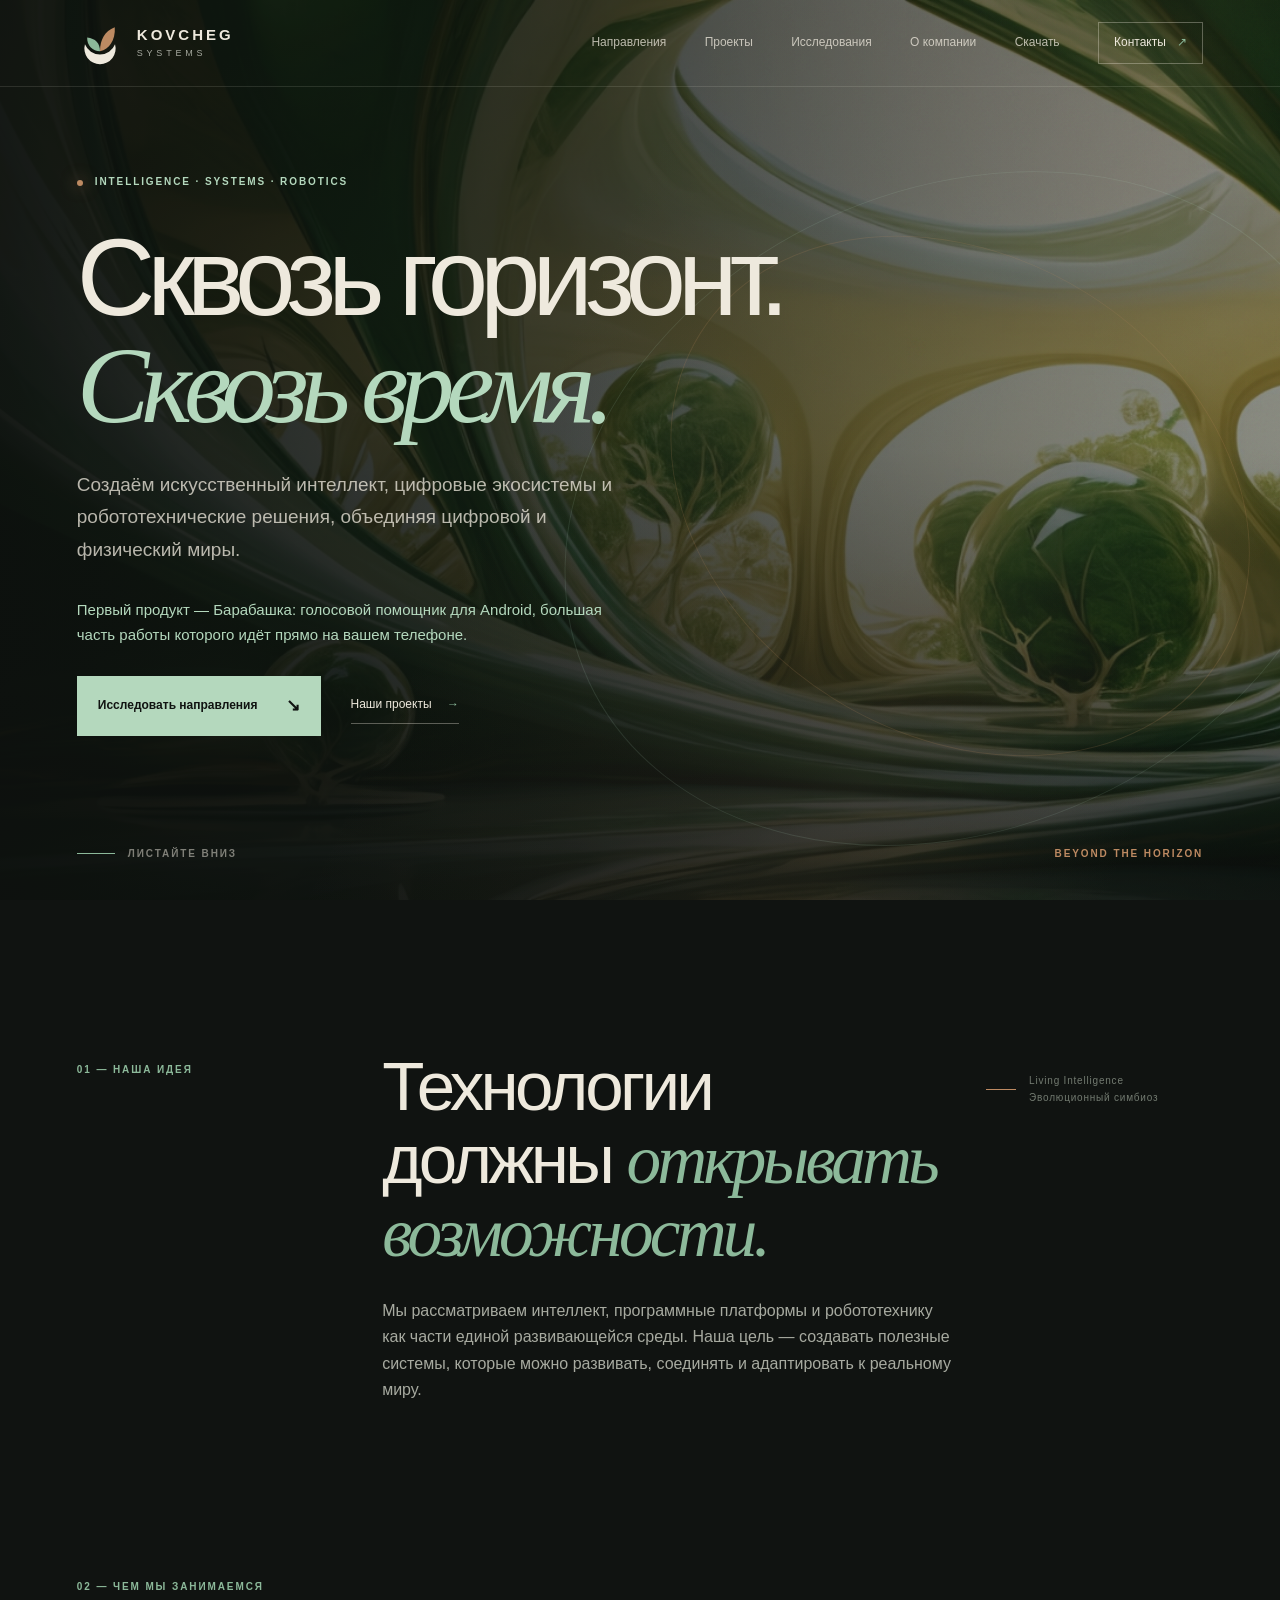
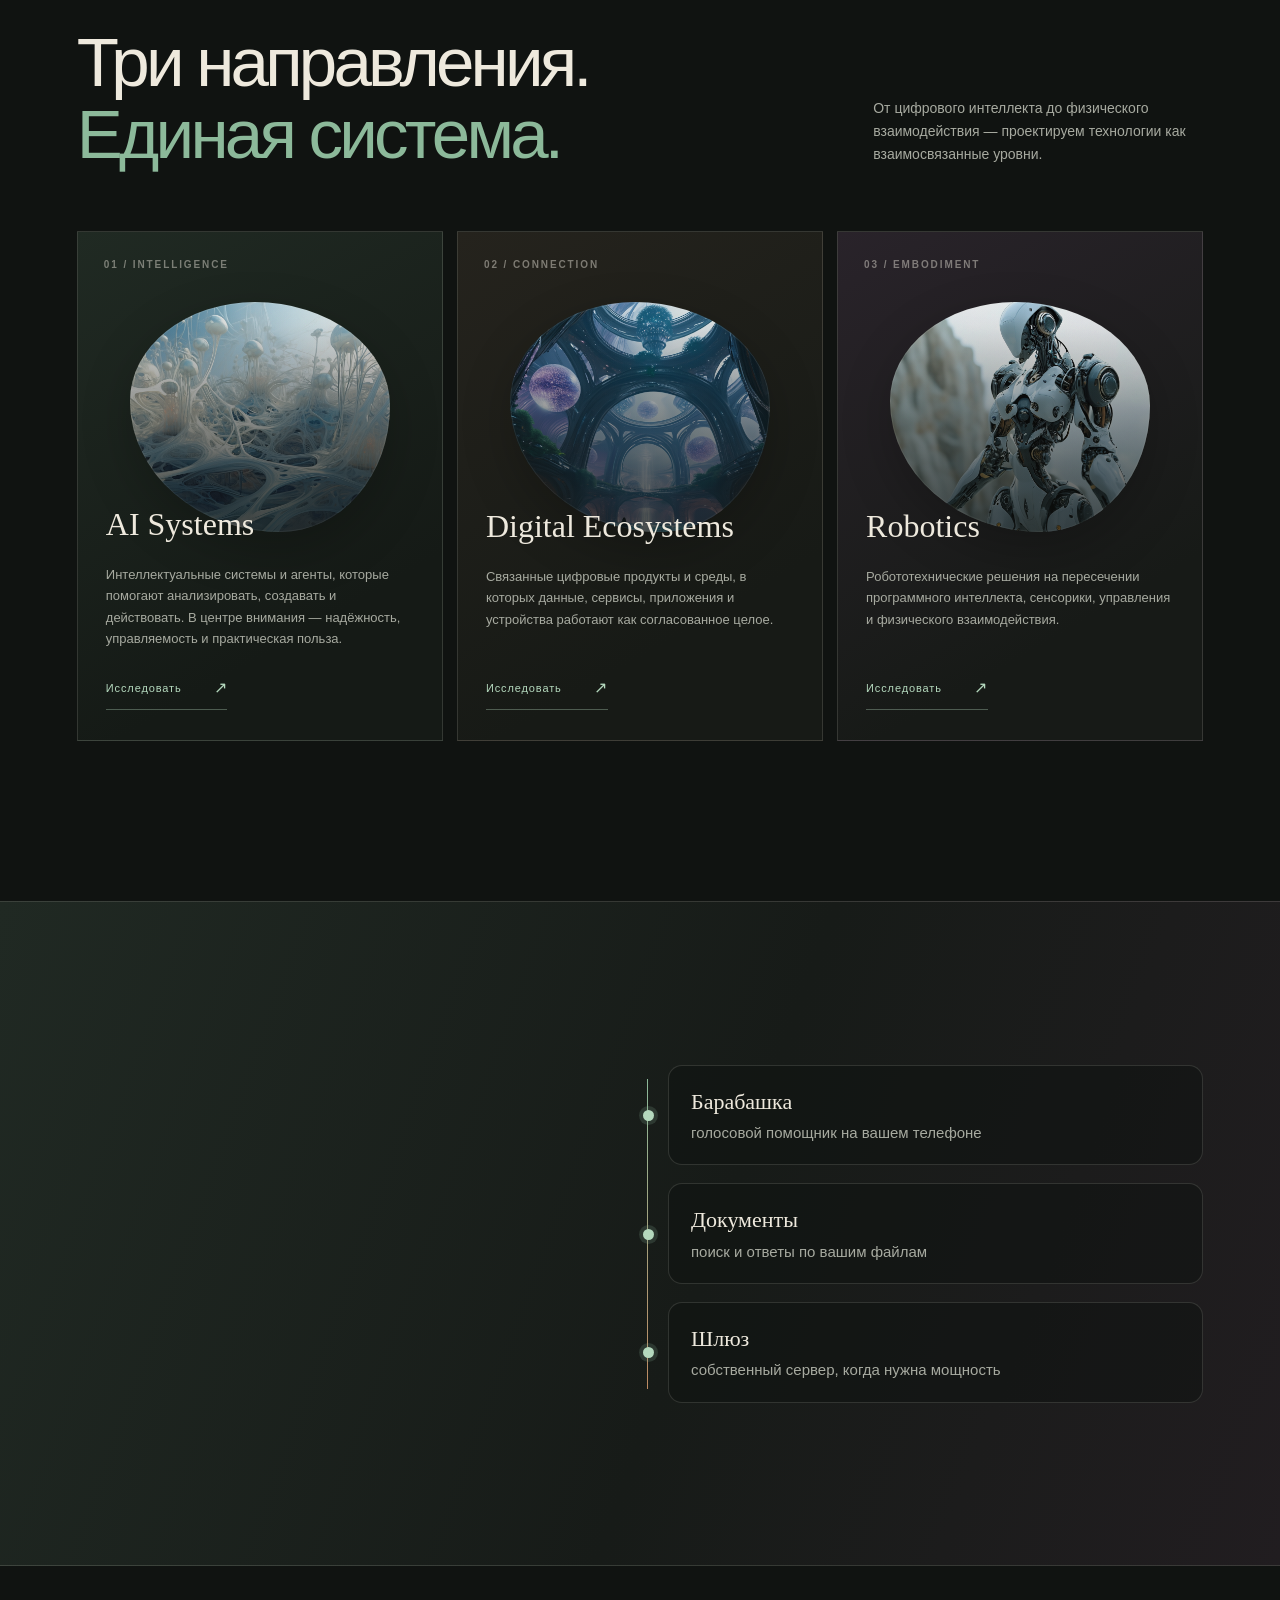
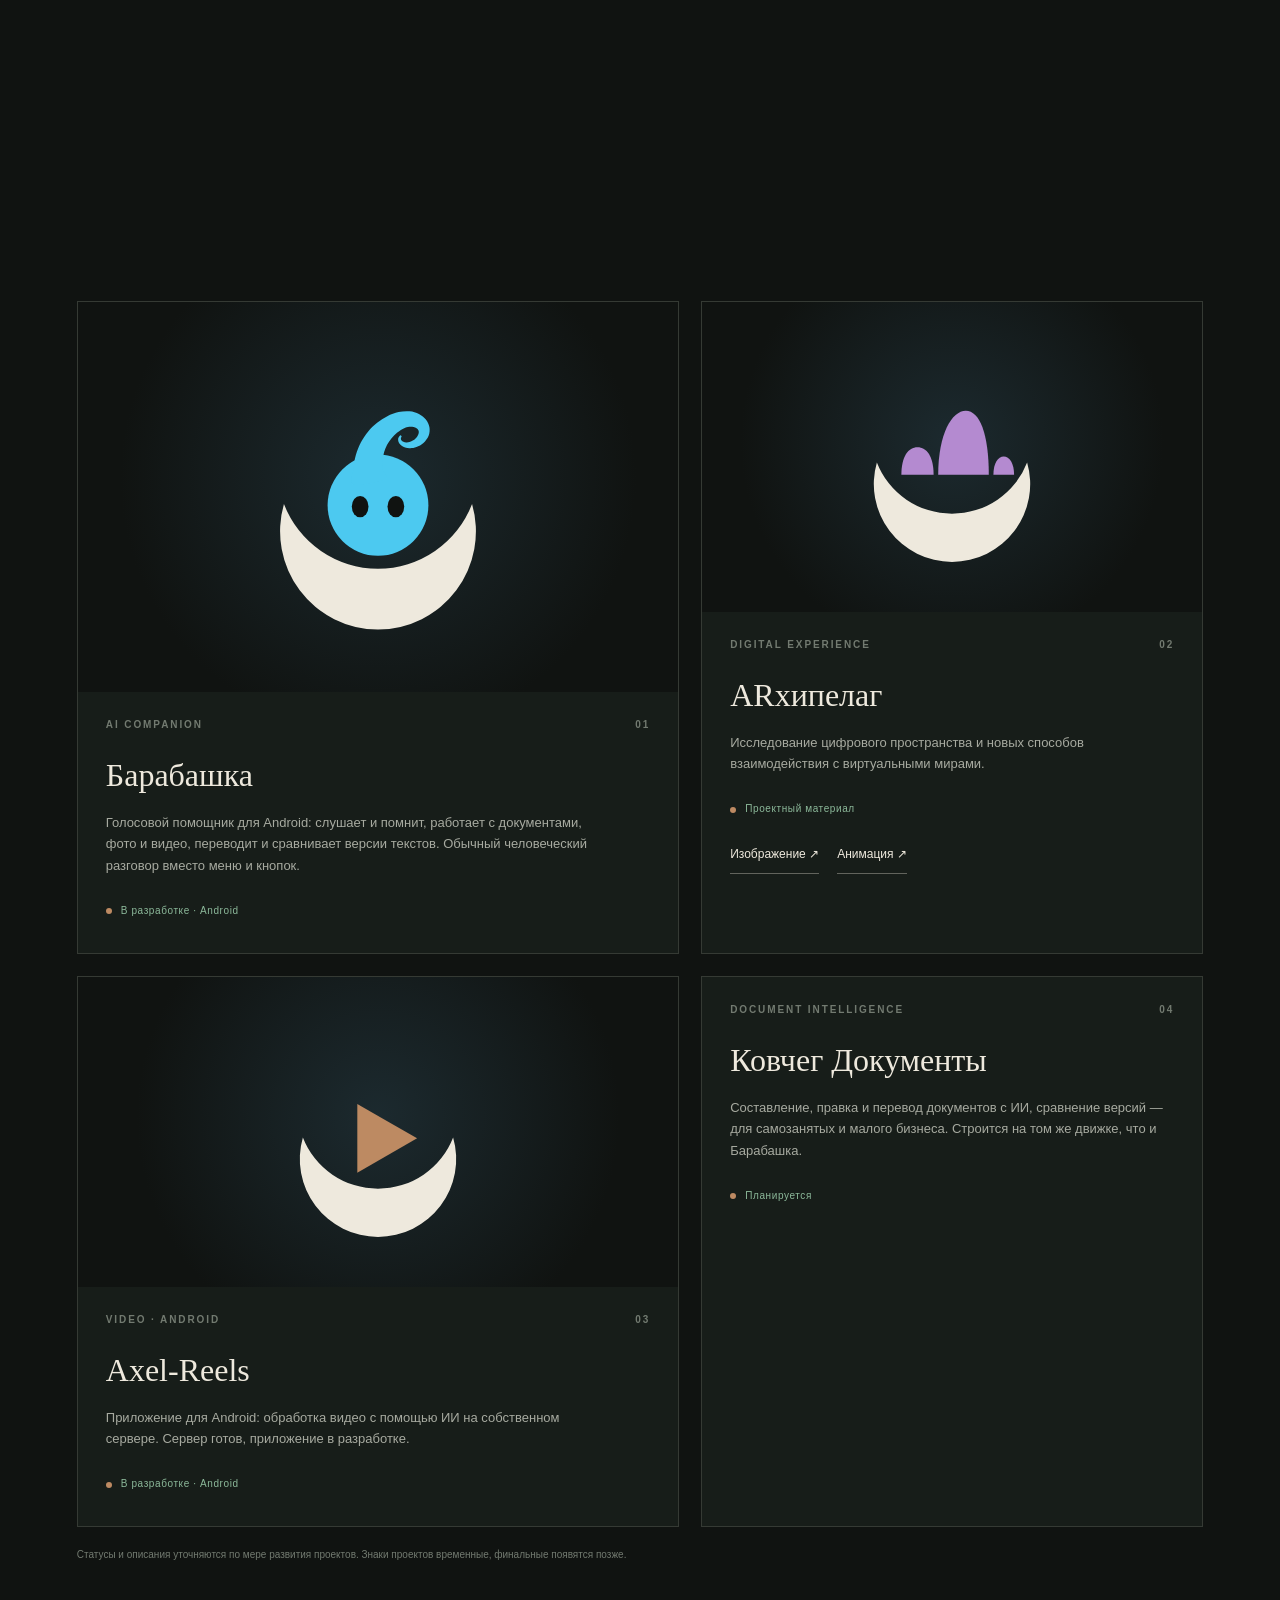
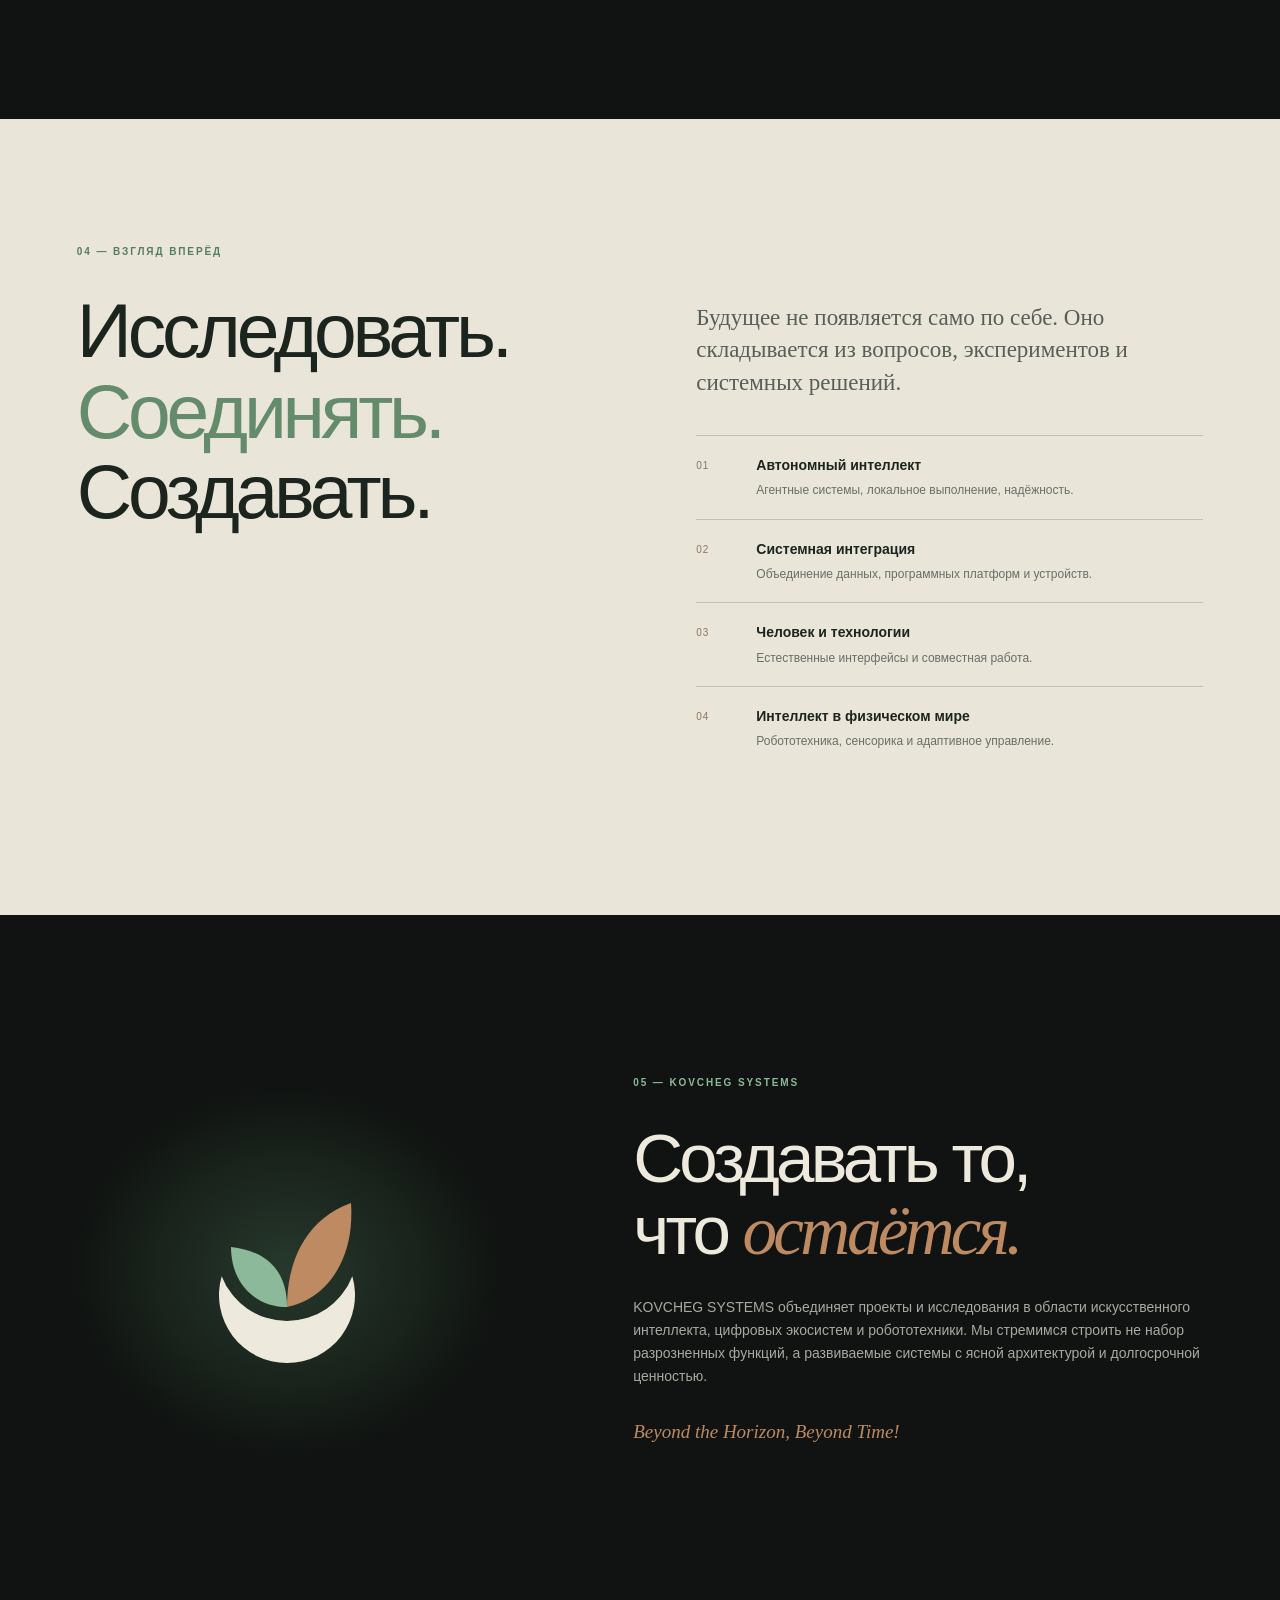
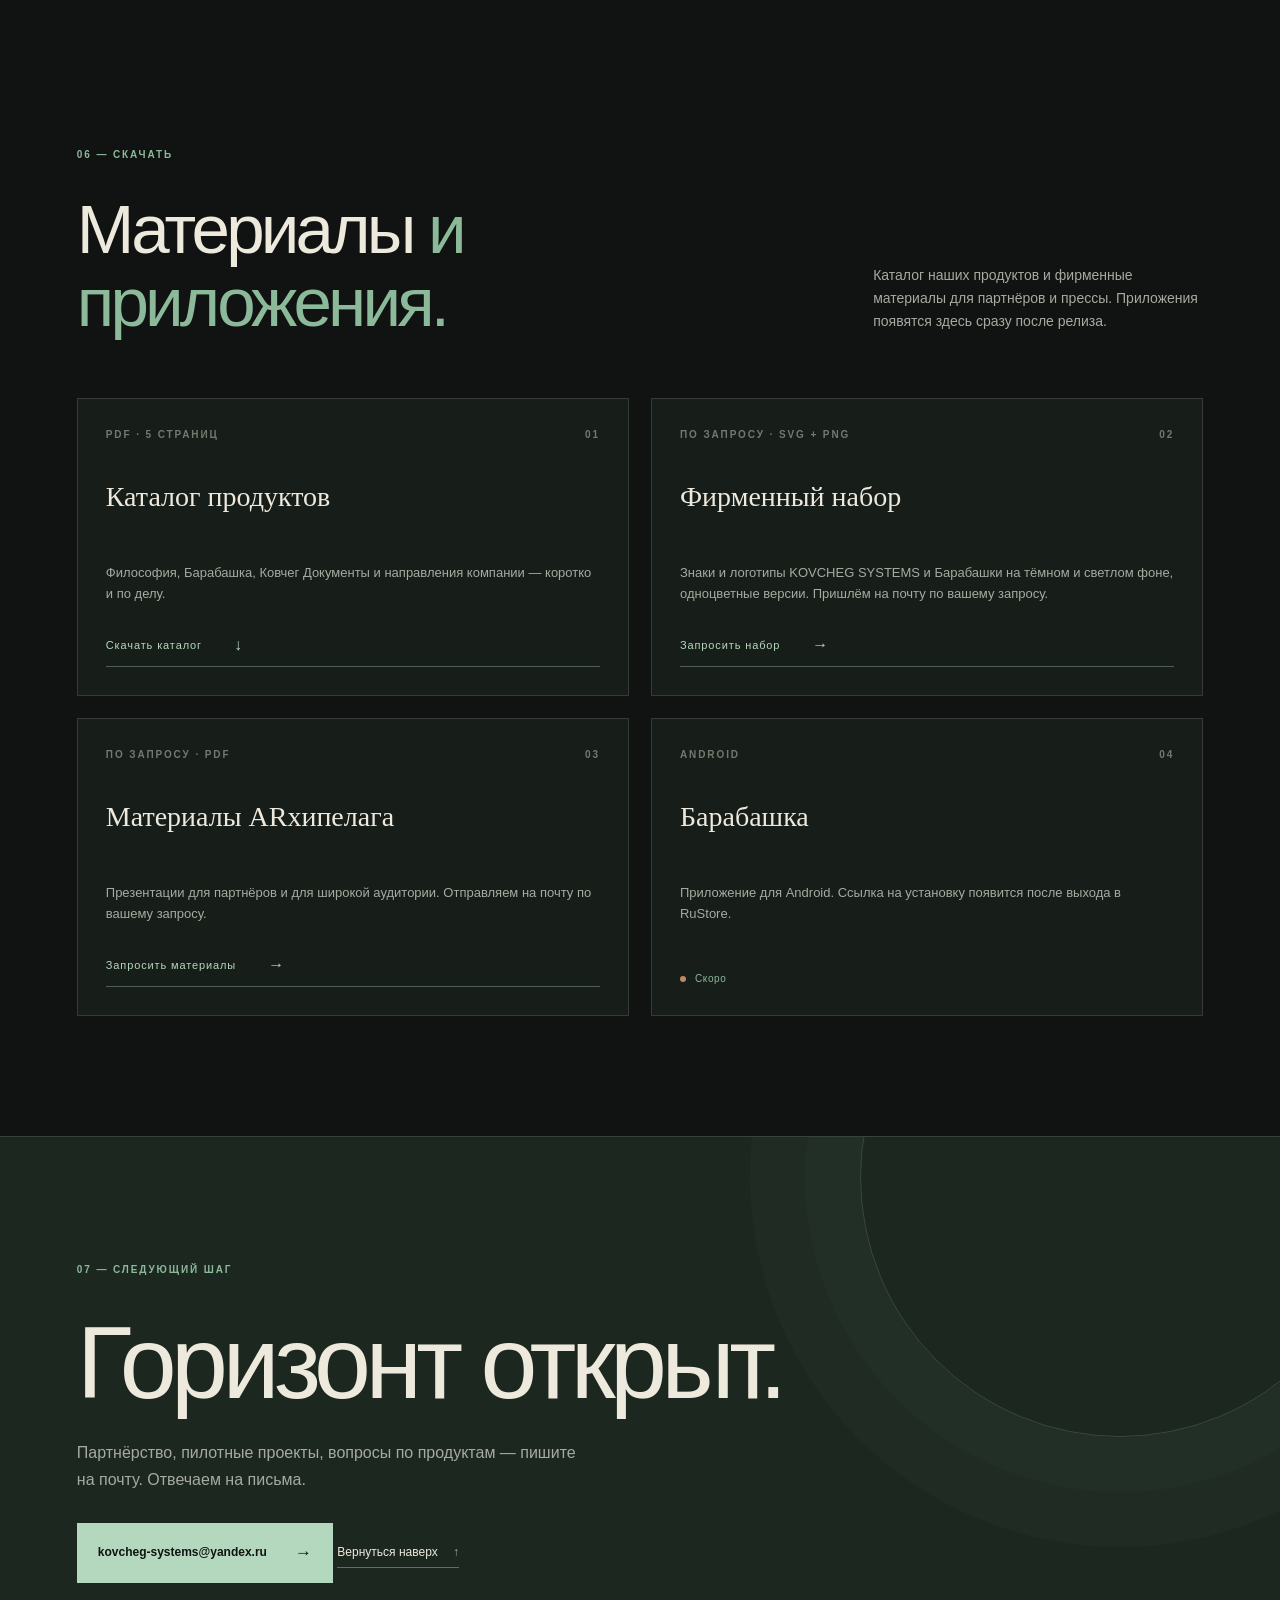
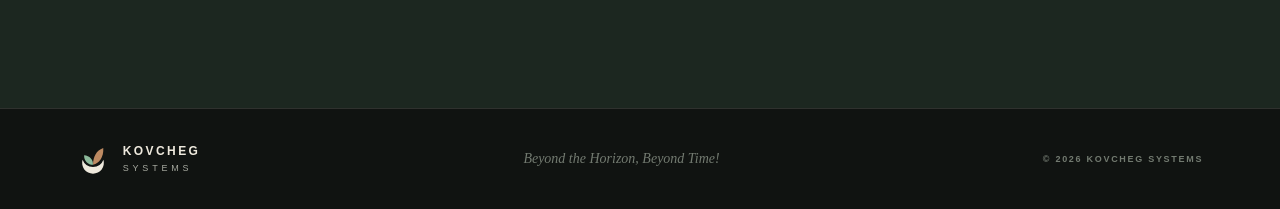
<file: index.html>
<!doctype html>
<html lang="ru">
<head>
  <meta charset="utf-8">
  <meta name="viewport" content="width=device-width, initial-scale=1">
  <meta name="theme-color" content="#101311">
  <meta name="description" content="KOVCHEG SYSTEMS — искусственный интеллект, цифровые экосистемы и робототехнические решения. Beyond the Horizon, Beyond Time!">
  <meta property="og:type" content="website">
  <meta property="og:title" content="KOVCHEG SYSTEMS — Beyond the Horizon, Beyond Time!">
  <meta property="og:description" content="Создаём интеллектуальные системы, цифровые экосистемы и робототехнические решения.">
  <link rel="icon" href="assets/brand/logo/favicon.svg" type="image/svg+xml">
  <link rel="icon" href="favicon.ico" sizes="48x48 32x32 16x16">
  <link rel="apple-touch-icon" href="assets/brand/logo/apple-touch-icon.png">
  <link rel="canonical" href="https://kovcheg-systems.ru/">
  <meta property="og:url" content="https://kovcheg-systems.ru/">
  <meta property="og:site_name" content="KOVCHEG SYSTEMS">
  <meta property="og:image" content="https://kovcheg-systems.ru/assets/brand/logo/og-image.png">
  <meta property="og:image:width" content="1200">
  <meta property="og:image:height" content="630">
  <meta property="og:image:alt" content="KOVCHEG SYSTEMS: Beyond the Horizon, Beyond Time!">
  <meta name="twitter:card" content="summary_large_image">
  <title>KOVCHEG SYSTEMS — Beyond the Horizon, Beyond Time!</title>
  <link rel="preload" as="image" href="assets/images/backgrounds/ComfyUI_00177_.png">
  <link rel="stylesheet" href="./styles.css">
  <script src="./script.js" defer></script>
</head>
<body>
  <a class="skip-link" href="#main">Перейти к содержанию</a>

  <header class="site-header" id="top">
    <div class="header-inner">
      <a class="wordmark" href="#top" aria-label="KOVCHEG SYSTEMS — на главную">
        <svg class="brand-mark" viewBox="0 0 100 100" aria-hidden="true" focusable="false"><path class="m-hull" d="M 17.34 52.57 A 34 34 0 1 0 82.66 52.57 A 35 35 0 0 1 17.34 52.57 Z"/><path class="m-leaf-a" d="M 50 68 C 50 50 40 40 22 38 C 22 56 34 68 50 68 Z"/><path class="m-leaf-b" d="M 50 68 C 50 44 60 24 82 16 C 84 44 70 64 50 68 Z"/></svg><span class="wordmark-text"><span>KOVCHEG</span><span class="wordmark-light">SYSTEMS</span></span>
      </a>
      <button class="menu-toggle" type="button" aria-expanded="false" aria-controls="primary-nav" aria-label="Открыть меню">
        <span></span><span></span>
      </button>
      <nav class="primary-nav" id="primary-nav" aria-label="Основная навигация">
        <a href="#directions">Направления</a>
        <a href="#projects">Проекты</a>
        <a href="#research">Исследования</a>
        <a href="#about">О компании</a>
        <a href="#download">Скачать</a>
        <a class="nav-contact" href="#contacts">Контакты <span aria-hidden="true">↗</span></a>
      </nav>
    </div>
  </header>

  <main id="main">
    <section class="hero" aria-labelledby="hero-title">
      <div class="hero-backdrop" aria-hidden="true"></div>
      <div class="hero-orbit hero-orbit-one" aria-hidden="true"></div>
      <div class="hero-orbit hero-orbit-two" aria-hidden="true"></div>
      <div class="hero-content reveal">
        <p class="eyebrow"><span class="eyebrow-dot"></span> INTELLIGENCE · SYSTEMS · ROBOTICS</p>
        <h1 id="hero-title">Сквозь горизонт.<br><em>Сквозь время.</em></h1>
        <p class="hero-lead">Создаём искусственный интеллект, цифровые экосистемы и робототехнические решения, объединяя цифровой и физический миры.</p>
        <p class="hero-note">Первый продукт — Барабашка: голосовой помощник для Android, большая часть работы которого идёт прямо на вашем телефоне.</p>
        <div class="hero-actions">
          <a class="button button-primary" href="#directions">Исследовать направления <span aria-hidden="true">↘</span></a>
          <a class="text-link" href="#projects">Наши проекты <span aria-hidden="true">→</span></a>
        </div>
      </div>
      <div class="hero-caption" aria-hidden="true"><span>BEYOND THE HORIZON</span></div>
      <div class="hero-scroll" aria-hidden="true"><span></span> ЛИСТАЙТЕ ВНИЗ</div>
    </section>

    <section class="intro section-shell reveal" aria-labelledby="intro-title">
      <div class="section-kicker">01 — НАША ИДЕЯ</div>
      <div class="intro-copy">
        <h2 id="intro-title">Технологии должны <span>открывать возможности.</span></h2>
        <p>Мы рассматриваем интеллект, программные платформы и робототехнику как части единой развивающейся среды. Наша цель — создавать полезные системы, которые можно развивать, соединять и адаптировать к реальному миру.</p>
      </div>
      <div class="intro-note"><span class="note-line"></span><span>Living Intelligence<br>Эволюционный симбиоз</span></div>
    </section>

    <section class="directions section-shell" id="directions" aria-labelledby="directions-title">
      <div class="section-heading reveal">
        <div>
          <div class="section-kicker">02 — ЧЕМ МЫ ЗАНИМАЕМСЯ</div>
          <h2 id="directions-title">Три направления.<br><span>Единая система.</span></h2>
        </div>
        <p>От цифрового интеллекта до физического взаимодействия — проектируем технологии как взаимосвязанные уровни.</p>
      </div>

      <div class="direction-grid">
        <article class="direction-card direction-ai reveal">
          <div class="card-index">01 / INTELLIGENCE</div>
          <div class="organic-art art-ai" aria-hidden="true"><span></span><i></i><b></b></div>
          <div class="card-body">
            <h3>AI Systems</h3>
            <p>Интеллектуальные системы и агенты, которые помогают анализировать, создавать и действовать. В центре внимания — надёжность, управляемость и практическая польза.</p>
            <a class="arrow-link" href="ai-systems.html" aria-label="Узнать о направлении AI Systems">Исследовать <span aria-hidden="true">↗</span></a>
          </div>
        </article>

        <article class="direction-card direction-eco reveal">
          <div class="card-index">02 / CONNECTION</div>
          <div class="organic-art art-eco" aria-hidden="true"><span></span><i></i><b></b></div>
          <div class="card-body">
            <h3>Digital Ecosystems</h3>
            <p>Связанные цифровые продукты и среды, в которых данные, сервисы, приложения и устройства работают как согласованное целое.</p>
            <a class="arrow-link" href="digital-ecosystems.html" aria-label="Узнать о цифровых экосистемах">Исследовать <span aria-hidden="true">↗</span></a>
          </div>
        </article>

        <article class="direction-card direction-robotics reveal">
          <div class="card-index">03 / EMBODIMENT</div>
          <div class="organic-art art-robotics" aria-hidden="true"><span></span><i></i><b></b></div>
          <div class="card-body">
            <h3>Robotics</h3>
            <p>Робототехнические решения на пересечении программного интеллекта, сенсорики, управления и физического взаимодействия.</p>
            <a class="arrow-link" href="robotics.html" aria-label="Узнать о направлении Robotics">Исследовать <span aria-hidden="true">↗</span></a>
          </div>
        </article>
      </div>
    </section>

    <section class="manifesto" aria-labelledby="manifesto-title">
      <div class="manifesto-text reveal">
        <div class="section-kicker">A LIVING CONTINUUM</div>
        <h2 id="manifesto-title">Не отдельные инструменты.<br><em>Связанные возможности.</em></h2>
        <p>Мы ищем точки взаимодействия человека и технологий, цифровой среды и физического мира, сегодняшних решений и завтрашних задач.</p>
      </div>
      <ol class="chain" aria-label="Как связаны наши продукты">
        <li><b>Барабашка</b><span>голосовой помощник на вашем телефоне</span></li>
        <li><b>Документы</b><span>поиск и ответы по вашим файлам</span></li>
        <li><b>Шлюз</b><span>собственный сервер, когда нужна мощность</span></li>
      </ol>
    </section>

    <section class="projects section-shell" id="projects" aria-labelledby="projects-title">
      <div class="section-heading reveal">
        <div>
          <div class="section-kicker">03 — В РАЗРАБОТКЕ</div>
          <h2 id="projects-title">Идеи обретают <span>форму.</span></h2>
        </div>
        <p>Проекты — практическое выражение нашей философии. Здесь будут появляться разработки, эксперименты и работающие прототипы.</p>
      </div>

      <div class="project-grid">
        <article class="project-card project-feature reveal">
          <div class="project-image project-emblem" role="img" aria-label="Знак проекта Барабашка">
            <img src="assets/brand/logo/barabashka-mark.svg" alt="" loading="lazy">
          </div>
          <div class="project-info">
            <div class="project-meta"><span>AI COMPANION</span><span>01</span></div>
            <h3>Барабашка</h3>
            <p>Голосовой помощник для Android: слушает и помнит, работает с документами, фото и видео, переводит и сравнивает версии текстов. Обычный человеческий разговор вместо меню и кнопок.</p>
            <span class="status-label"><i></i> В разработке · Android</span>
          </div>
        </article>

        <article class="project-card reveal">
          <div class="project-image project-emblem" role="img" aria-label="Знак проекта ARхипелаг">
            <img src="assets/brand/logo/arhipelag-mark.svg" alt="" loading="lazy">
          </div>
          <div class="project-info">
            <div class="project-meta"><span>DIGITAL EXPERIENCE</span><span>02</span></div>
            <h3>ARхипелаг</h3>
            <p>Исследование цифрового пространства и новых способов взаимодействия с виртуальными мирами.</p>
            <span class="status-label"><i></i> Проектный материал</span>
            <p class="project-links"><a class="text-link" href="assets/images/projects/900.jpg" target="_blank" rel="noreferrer">Изображение ↗</a> <a class="text-link" href="assets/images/projects/ComfyUI_00023_.webm" target="_blank" rel="noreferrer">Анимация ↗</a></p>
          </div>
        </article>

        <article class="project-card reveal">
          <div class="project-image project-emblem" role="img" aria-label="Знак проекта Axel-Reels">
            <img src="assets/brand/logo/axel-reels-mark.svg" alt="" loading="lazy">
          </div>
          <div class="project-info">
            <div class="project-meta"><span>VIDEO · ANDROID</span><span>03</span></div>
            <h3>Axel-Reels</h3>
            <p>Приложение для Android: обработка видео с помощью ИИ на собственном сервере. Сервер готов, приложение в разработке.</p>
            <span class="status-label"><i></i> В разработке · Android</span>
          </div>
        </article>

        <article class="project-card reveal">
          <div class="project-info">
            <div class="project-meta"><span>DOCUMENT INTELLIGENCE</span><span>04</span></div>
            <h3>Ковчег Документы</h3>
            <p>Составление, правка и перевод документов с ИИ, сравнение версий — для самозанятых и малого бизнеса. Строится на том же движке, что и Барабашка.</p>
            <span class="status-label"><i></i> Планируется</span>
          </div>
        </article>
      </div>
      <p class="projects-footnote">Статусы и описания уточняются по мере развития проектов. Знаки проектов временные, финальные появятся позже.</p>
    </section>

    <section class="research" id="research" aria-labelledby="research-title">
      <div class="research-inner section-shell">
        <div class="section-kicker">04 — ВЗГЛЯД ВПЕРЁД</div>
        <div class="research-layout">
          <div class="research-heading reveal">
            <h2 id="research-title">Исследовать.<br><span>Соединять.</span><br>Создавать.</h2>
          </div>
          <div class="research-copy reveal">
            <p class="research-lead">Будущее не появляется само по себе. Оно складывается из вопросов, экспериментов и системных решений.</p>
            <ul class="research-list">
              <li><span>01</span><div><strong>Автономный интеллект</strong><small>Агентные системы, локальное выполнение, надёжность.</small></div></li>
              <li><span>02</span><div><strong>Системная интеграция</strong><small>Объединение данных, программных платформ и устройств.</small></div></li>
              <li><span>03</span><div><strong>Человек и технологии</strong><small>Естественные интерфейсы и совместная работа.</small></div></li>
              <li><span>04</span><div><strong>Интеллект в физическом мире</strong><small>Робототехника, сенсорика и адаптивное управление.</small></div></li>
            </ul>
          </div>
        </div>
      </div>
    </section>

    <section class="about section-shell" id="about" aria-labelledby="about-title">
      <div class="about-mark reveal"><img src="assets/brand/logo/mark.svg" alt="Знак KOVCHEG SYSTEMS" width="200" height="200"></div>
      <div class="about-copy reveal">
        <div class="section-kicker">05 — KOVCHEG SYSTEMS</div>
        <h2 id="about-title">Создавать то,<br>что <em>остаётся.</em></h2>
        <p>KOVCHEG SYSTEMS объединяет проекты и исследования в области искусственного интеллекта, цифровых экосистем и робототехники. Мы стремимся строить не набор разрозненных функций, а развиваемые системы с ясной архитектурой и долгосрочной ценностью.</p>
        <p class="about-phrase">Beyond the Horizon, Beyond Time!</p>
      </div>
    </section>

    <section class="downloads section-shell" id="download" aria-labelledby="download-title">
      <div class="section-heading reveal">
        <div>
          <div class="section-kicker">06 — СКАЧАТЬ</div>
          <h2 id="download-title">Материалы <span>и приложения.</span></h2>
        </div>
        <p>Каталог наших продуктов и фирменные материалы для партнёров и прессы. Приложения появятся здесь сразу после релиза.</p>
      </div>
      <div class="download-grid">
        <a class="download-card reveal" href="assets/downloads/Kovcheg-Systems-produkty-2026.pdf" download>
          <span class="project-meta"><span>PDF · 5 СТРАНИЦ</span><span>01</span></span>
          <h3>Каталог продуктов</h3>
          <p>Философия, Барабашка, Ковчег Документы и направления компании — коротко и по делу.</p>
          <span class="arrow-link">Скачать каталог <span aria-hidden="true">↓</span></span>
        </a>
        <a class="download-card reveal" href="mailto:kovcheg-systems@yandex.ru?subject=%D0%97%D0%B0%D0%BF%D1%80%D0%BE%D1%81%20%D1%84%D0%B8%D1%80%D0%BC%D0%B5%D0%BD%D0%BD%D0%BE%D0%B3%D0%BE%20%D0%BD%D0%B0%D0%B1%D0%BE%D1%80%D0%B0%20KOVCHEG%20SYSTEMS&body=%D0%97%D0%B4%D1%80%D0%B0%D0%B2%D1%81%D1%82%D0%B2%D1%83%D0%B9%D1%82%D0%B5!%20%D0%9F%D1%80%D0%BE%D1%88%D1%83%20%D0%BF%D1%80%D0%B8%D1%81%D0%BB%D0%B0%D1%82%D1%8C%20%D1%84%D0%B8%D1%80%D0%BC%D0%B5%D0%BD%D0%BD%D1%8B%D0%B9%20%D0%BD%D0%B0%D0%B1%D0%BE%D1%80.%0A%D0%9E%D1%80%D0%B3%D0%B0%D0%BD%D0%B8%D0%B7%D0%B0%D1%86%D0%B8%D1%8F%20%D0%B8%20%D1%86%D0%B5%D0%BB%D1%8C%3A%20">
          <span class="project-meta"><span>ПО ЗАПРОСУ · SVG + PNG</span><span>02</span></span>
          <h3>Фирменный набор</h3>
          <p>Знаки и логотипы KOVCHEG SYSTEMS и Барабашки на тёмном и светлом фоне, одноцветные версии. Пришлём на почту по вашему запросу.</p>
          <span class="arrow-link">Запросить набор <span aria-hidden="true">→</span></span>
        </a>
        <a class="download-card reveal" href="mailto:kovcheg-systems@yandex.ru?subject=%D0%9C%D0%B0%D1%82%D0%B5%D1%80%D0%B8%D0%B0%D0%BB%D1%8B%20AR%D1%85%D0%B8%D0%BF%D0%B5%D0%BB%D0%B0%D0%B3">
          <span class="project-meta"><span>ПО ЗАПРОСУ · PDF</span><span>03</span></span>
          <h3>Материалы ARхипелага</h3>
          <p>Презентации для партнёров и для широкой аудитории. Отправляем на почту по вашему запросу.</p>
          <span class="arrow-link">Запросить материалы <span aria-hidden="true">→</span></span>
        </a>
        <div class="download-card download-soon reveal">
          <span class="project-meta"><span>ANDROID</span><span>04</span></span>
          <h3>Барабашка</h3>
          <p>Приложение для Android. Ссылка на установку появится после выхода в RuStore.</p>
          <span class="status-label"><i></i> Скоро</span>
        </div>
      </div>
    </section>

    <section class="contact-section" id="contacts" aria-labelledby="contacts-title">
      <div class="contact-inner section-shell reveal">
        <div class="section-kicker">07 — СЛЕДУЮЩИЙ ШАГ</div>
        <h2 id="contacts-title">Горизонт открыт.</h2>
        <p>Партнёрство, пилотные проекты, вопросы по продуктам — пишите на почту. Отвечаем на письма.</p>
        <a class="button button-primary" href="mailto:kovcheg-systems@yandex.ru?subject=KOVCHEG%20SYSTEMS">kovcheg-systems@yandex.ru <span aria-hidden="true">→</span></a>
        <a class="text-link" href="#top">Вернуться наверх <span aria-hidden="true">↑</span></a>
      </div>
      <div class="contact-orb" aria-hidden="true"></div>
    </section>
  </main>

  <footer class="site-footer">
    <a class="wordmark footer-wordmark" href="#top" aria-label="KOVCHEG SYSTEMS — наверх"><svg class="brand-mark brand-mark-sm" viewBox="0 0 100 100" aria-hidden="true" focusable="false"><path class="m-hull" d="M 17.34 52.57 A 34 34 0 1 0 82.66 52.57 A 35 35 0 0 1 17.34 52.57 Z"/><path class="m-leaf-a" d="M 50 68 C 50 50 40 40 22 38 C 22 56 34 68 50 68 Z"/><path class="m-leaf-b" d="M 50 68 C 50 44 60 24 82 16 C 84 44 70 64 50 68 Z"/></svg><span class="wordmark-text"><span>KOVCHEG</span><span class="wordmark-light">SYSTEMS</span></span></a>
    <p>Beyond the Horizon, Beyond Time!</p>
    <span class="copyright">© <span data-current-year>2026</span> KOVCHEG SYSTEMS</span>
  </footer>
</body>
</html>
</file>
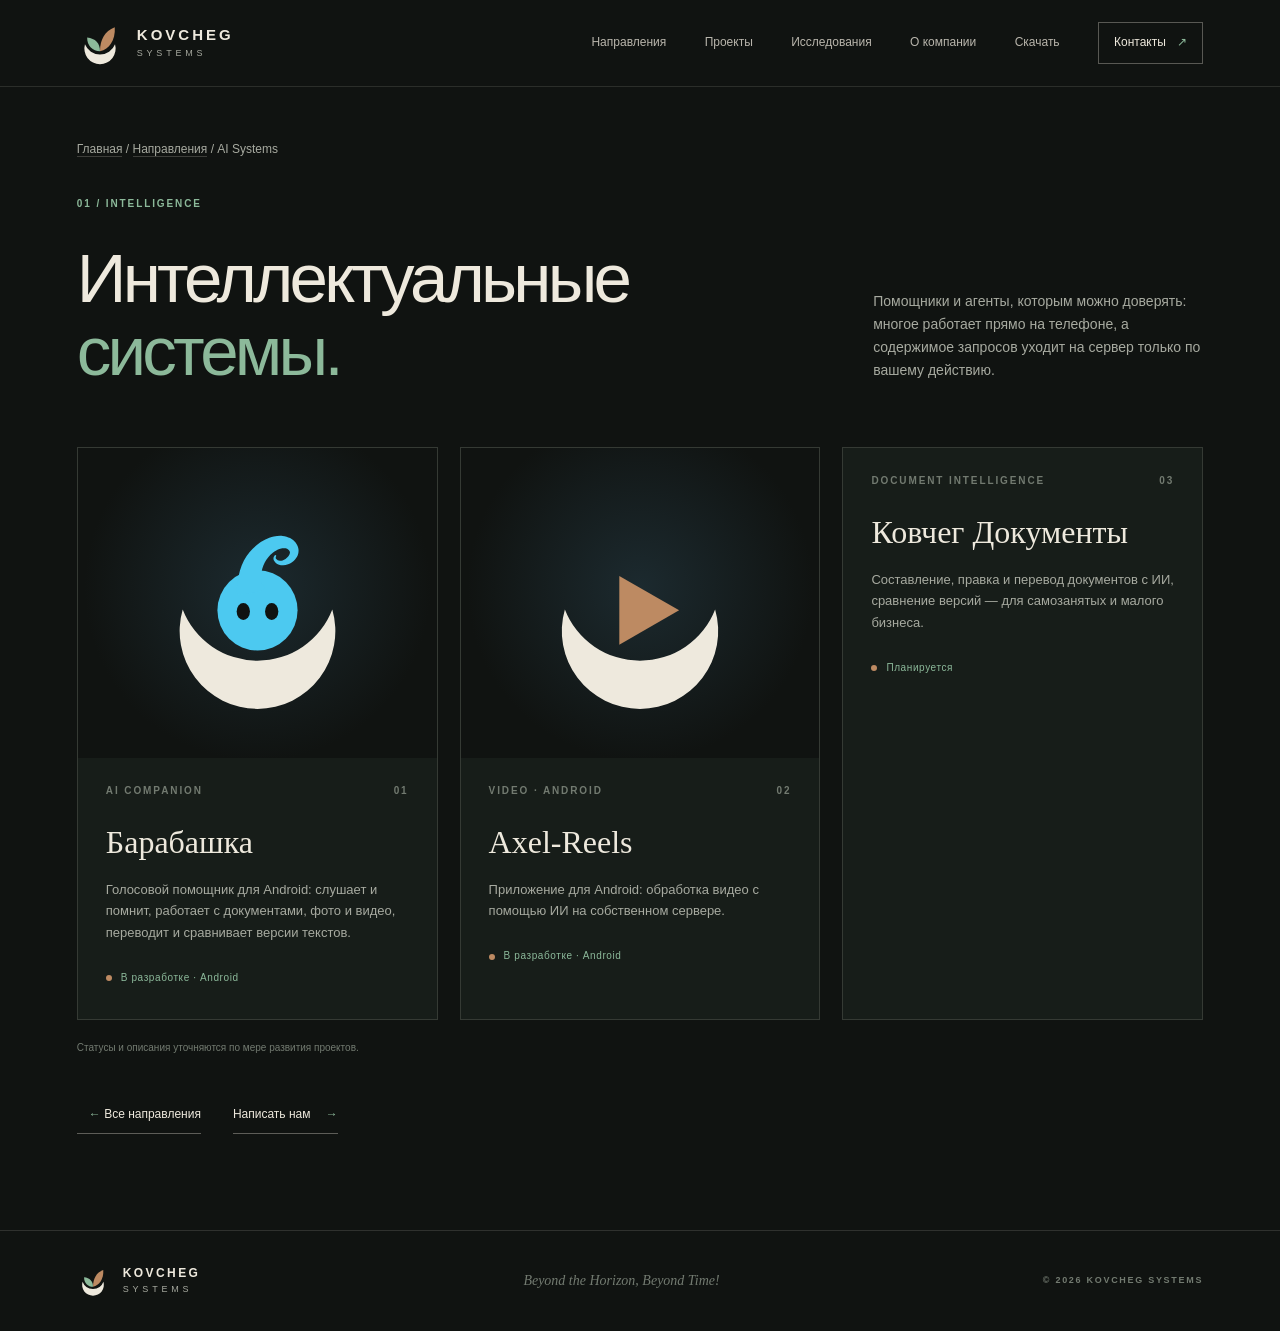
<file: ai-systems.html>
<!doctype html>
<html lang="ru">
<head>
  <meta charset="utf-8">
  <meta name="viewport" content="width=device-width, initial-scale=1">
  <meta name="theme-color" content="#101311">
  <meta name="description" content="Проекты направления AI Systems: Барабашка, Axel-Reels, Ковчег Документы.">
  <meta property="og:type" content="website">
  <meta property="og:title" content="AI Systems — KOVCHEG SYSTEMS">
  <meta property="og:description" content="Проекты направления AI Systems: Барабашка, Axel-Reels, Ковчег Документы.">
  <meta property="og:url" content="https://kovcheg-systems.ru/ai-systems.html">
  <meta property="og:image" content="https://kovcheg-systems.ru/assets/brand/logo/og-image.png">
  <link rel="icon" href="assets/brand/logo/favicon.svg" type="image/svg+xml">
  <link rel="icon" href="favicon.ico" sizes="48x48 32x32 16x16">
  <link rel="apple-touch-icon" href="assets/brand/logo/apple-touch-icon.png">
  <link rel="canonical" href="https://kovcheg-systems.ru/ai-systems.html">
  <title>AI Systems — KOVCHEG SYSTEMS</title>
  <link rel="stylesheet" href="./styles.css">
  <script src="./script.js" defer></script>
</head>
<body class="subpage">
  <a class="skip-link" href="#main">Перейти к содержанию</a>

  <header class="site-header" id="top">
    <div class="header-inner">
      <a class="wordmark" href="index.html" aria-label="KOVCHEG SYSTEMS — на главную">
        <svg class="brand-mark" viewBox="0 0 100 100" aria-hidden="true" focusable="false"><path class="m-hull" d="M 17.34 52.57 A 34 34 0 1 0 82.66 52.57 A 35 35 0 0 1 17.34 52.57 Z"/><path class="m-leaf-a" d="M 50 68 C 50 50 40 40 22 38 C 22 56 34 68 50 68 Z"/><path class="m-leaf-b" d="M 50 68 C 50 44 60 24 82 16 C 84 44 70 64 50 68 Z"/></svg><span class="wordmark-text"><span>KOVCHEG</span><span class="wordmark-light">SYSTEMS</span></span>
      </a>
      <button class="menu-toggle" type="button" aria-expanded="false" aria-controls="primary-nav" aria-label="Открыть меню">
        <span></span><span></span>
      </button>
      <nav class="primary-nav" id="primary-nav" aria-label="Основная навигация">
        <a href="index.html#directions">Направления</a>
        <a href="index.html#projects">Проекты</a>
        <a href="index.html#research">Исследования</a>
        <a href="index.html#about">О компании</a>
        <a href="index.html#download">Скачать</a>
        <a class="nav-contact" href="index.html#contacts">Контакты <span aria-hidden="true">↗</span></a>
      </nav>
    </div>
  </header>

  <main id="main">
    <section class="section-shell sub-hero" aria-labelledby="sub-title">
      <p class="breadcrumbs"><a href="index.html">Главная</a> / <a href="index.html#directions">Направления</a> / AI Systems</p>
      <div class="section-heading reveal">
        <div>
          <div class="section-kicker">01 / INTELLIGENCE</div>
          <h2 id="sub-title">Интеллектуальные <span>системы.</span></h2>
        </div>
        <p>Помощники и агенты, которым можно доверять: многое работает прямо на телефоне, а содержимое запросов уходит на сервер только по вашему действию.</p>
      </div>
      <div class="project-grid sub-grid">
        <article class="project-card reveal">
          <div class="project-image project-emblem" role="img" aria-label="Знак: Барабашка"><img src="assets/brand/logo/barabashka-mark.svg" alt="" loading="lazy"></div>
          <div class="project-info">
            <div class="project-meta"><span>AI COMPANION</span><span>01</span></div>
            <h3>Барабашка</h3>
            <p>Голосовой помощник для Android: слушает и помнит, работает с документами, фото и видео, переводит и сравнивает версии текстов.</p>
            <span class="status-label"><i></i> В разработке · Android</span>
          </div>
        </article>
        <article class="project-card reveal">
          <div class="project-image project-emblem" role="img" aria-label="Знак: Axel-Reels"><img src="assets/brand/logo/axel-reels-mark.svg" alt="" loading="lazy"></div>
          <div class="project-info">
            <div class="project-meta"><span>VIDEO · ANDROID</span><span>02</span></div>
            <h3>Axel-Reels</h3>
            <p>Приложение для Android: обработка видео с помощью ИИ на собственном сервере.</p>
            <span class="status-label"><i></i> В разработке · Android</span>
          </div>
        </article>
        <article class="project-card reveal">
          
          <div class="project-info">
            <div class="project-meta"><span>DOCUMENT INTELLIGENCE</span><span>03</span></div>
            <h3>Ковчег Документы</h3>
            <p>Составление, правка и перевод документов с ИИ, сравнение версий — для самозанятых и малого бизнеса.</p>
            <span class="status-label"><i></i> Планируется</span>
          </div>
        </article>
      </div>
      <p class="projects-footnote">Статусы и описания уточняются по мере развития проектов.</p>
      <p class="sub-back"><a class="text-link" href="index.html#directions"><span aria-hidden="true">←</span> Все направления</a> <a class="text-link" href="mailto:kovcheg-systems@yandex.ru?subject=KOVCHEG%20SYSTEMS">Написать нам <span aria-hidden="true">→</span></a></p>
    </section>
  </main>

  <footer class="site-footer">
    <a class="wordmark footer-wordmark" href="index.html" aria-label="KOVCHEG SYSTEMS — наверх"><svg class="brand-mark brand-mark-sm" viewBox="0 0 100 100" aria-hidden="true" focusable="false"><path class="m-hull" d="M 17.34 52.57 A 34 34 0 1 0 82.66 52.57 A 35 35 0 0 1 17.34 52.57 Z"/><path class="m-leaf-a" d="M 50 68 C 50 50 40 40 22 38 C 22 56 34 68 50 68 Z"/><path class="m-leaf-b" d="M 50 68 C 50 44 60 24 82 16 C 84 44 70 64 50 68 Z"/></svg><span class="wordmark-text"><span>KOVCHEG</span><span class="wordmark-light">SYSTEMS</span></span></a>
    <p>Beyond the Horizon, Beyond Time!</p>
    <span class="copyright">© <span data-current-year>2026</span> KOVCHEG SYSTEMS</span>
  </footer>
</body>
</html>
</file>
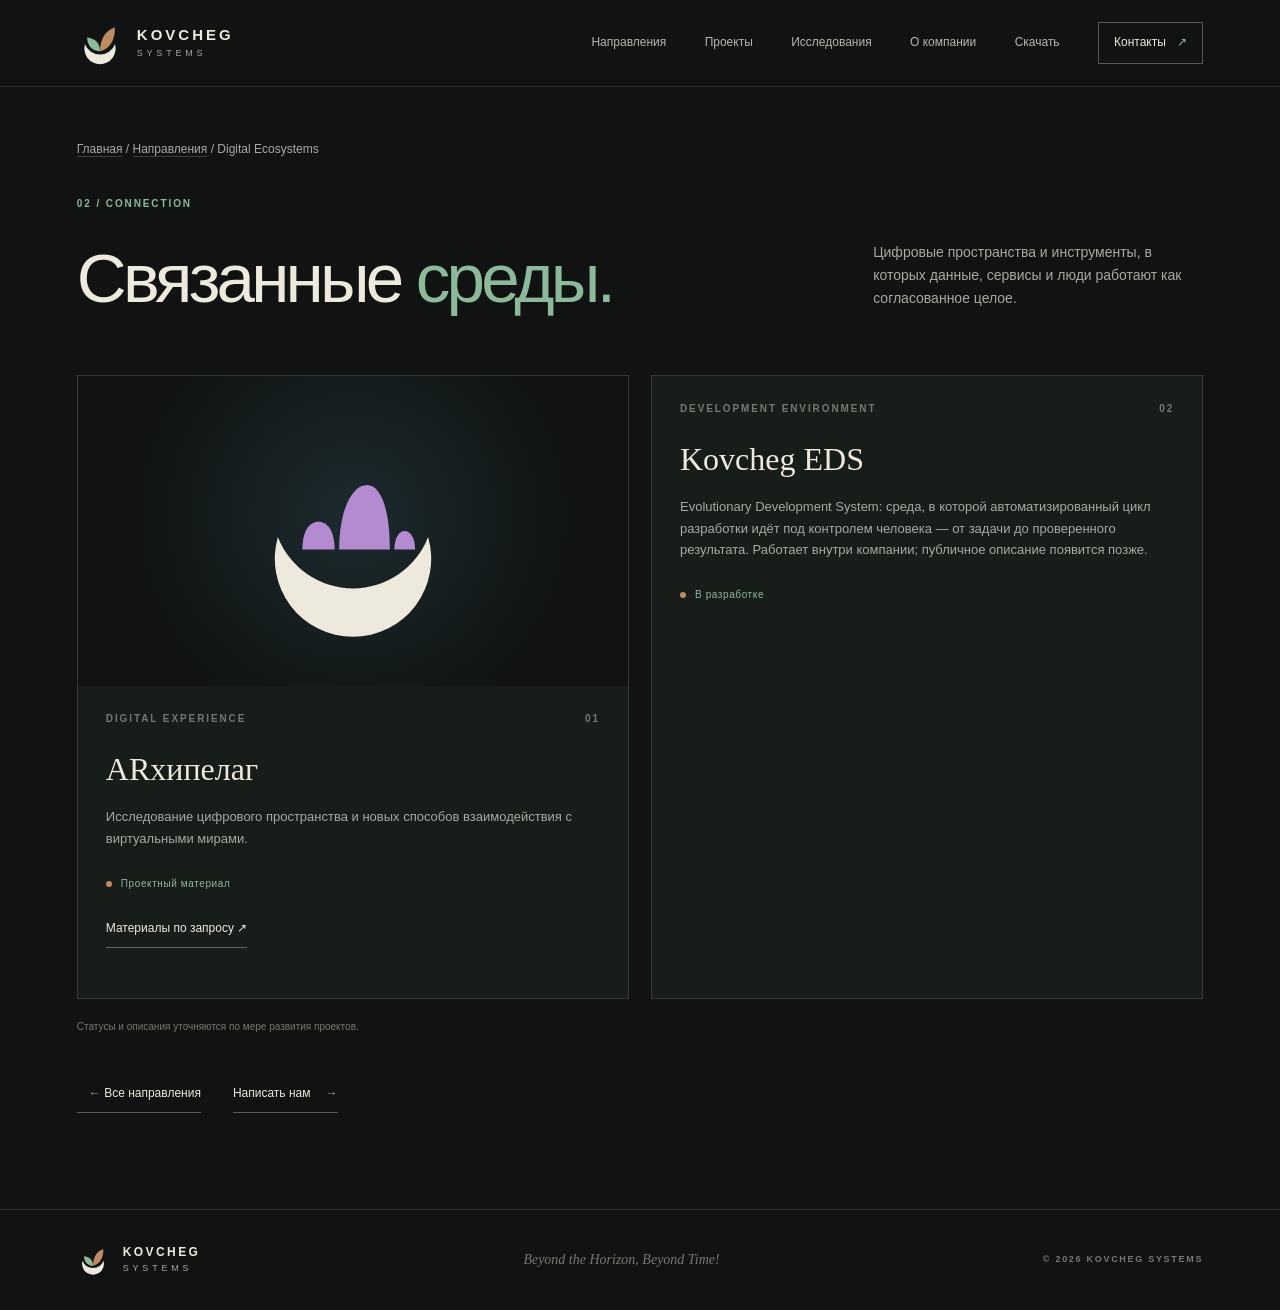
<file: digital-ecosystems.html>
<!doctype html>
<html lang="ru">
<head>
  <meta charset="utf-8">
  <meta name="viewport" content="width=device-width, initial-scale=1">
  <meta name="theme-color" content="#101311">
  <meta name="description" content="Проекты направления Digital Ecosystems: ARхипелаг и Kovcheg EDS.">
  <meta property="og:type" content="website">
  <meta property="og:title" content="Digital Ecosystems — KOVCHEG SYSTEMS">
  <meta property="og:description" content="Проекты направления Digital Ecosystems: ARхипелаг и Kovcheg EDS.">
  <meta property="og:url" content="https://kovcheg-systems.ru/digital-ecosystems.html">
  <meta property="og:image" content="https://kovcheg-systems.ru/assets/brand/logo/og-image.png">
  <link rel="icon" href="assets/brand/logo/favicon.svg" type="image/svg+xml">
  <link rel="icon" href="favicon.ico" sizes="48x48 32x32 16x16">
  <link rel="apple-touch-icon" href="assets/brand/logo/apple-touch-icon.png">
  <link rel="canonical" href="https://kovcheg-systems.ru/digital-ecosystems.html">
  <title>Digital Ecosystems — KOVCHEG SYSTEMS</title>
  <link rel="stylesheet" href="./styles.css">
  <script src="./script.js" defer></script>
</head>
<body class="subpage">
  <a class="skip-link" href="#main">Перейти к содержанию</a>

  <header class="site-header" id="top">
    <div class="header-inner">
      <a class="wordmark" href="index.html" aria-label="KOVCHEG SYSTEMS — на главную">
        <svg class="brand-mark" viewBox="0 0 100 100" aria-hidden="true" focusable="false"><path class="m-hull" d="M 17.34 52.57 A 34 34 0 1 0 82.66 52.57 A 35 35 0 0 1 17.34 52.57 Z"/><path class="m-leaf-a" d="M 50 68 C 50 50 40 40 22 38 C 22 56 34 68 50 68 Z"/><path class="m-leaf-b" d="M 50 68 C 50 44 60 24 82 16 C 84 44 70 64 50 68 Z"/></svg><span class="wordmark-text"><span>KOVCHEG</span><span class="wordmark-light">SYSTEMS</span></span>
      </a>
      <button class="menu-toggle" type="button" aria-expanded="false" aria-controls="primary-nav" aria-label="Открыть меню">
        <span></span><span></span>
      </button>
      <nav class="primary-nav" id="primary-nav" aria-label="Основная навигация">
        <a href="index.html#directions">Направления</a>
        <a href="index.html#projects">Проекты</a>
        <a href="index.html#research">Исследования</a>
        <a href="index.html#about">О компании</a>
        <a href="index.html#download">Скачать</a>
        <a class="nav-contact" href="index.html#contacts">Контакты <span aria-hidden="true">↗</span></a>
      </nav>
    </div>
  </header>

  <main id="main">
    <section class="section-shell sub-hero" aria-labelledby="sub-title">
      <p class="breadcrumbs"><a href="index.html">Главная</a> / <a href="index.html#directions">Направления</a> / Digital Ecosystems</p>
      <div class="section-heading reveal">
        <div>
          <div class="section-kicker">02 / CONNECTION</div>
          <h2 id="sub-title">Связанные <span>среды.</span></h2>
        </div>
        <p>Цифровые пространства и инструменты, в которых данные, сервисы и люди работают как согласованное целое.</p>
      </div>
      <div class="project-grid sub-grid">
        <article class="project-card reveal">
          <div class="project-image project-emblem" role="img" aria-label="Знак: ARхипелаг"><img src="assets/brand/logo/arhipelag-mark.svg" alt="" loading="lazy"></div>
          <div class="project-info">
            <div class="project-meta"><span>DIGITAL EXPERIENCE</span><span>01</span></div>
            <h3>ARхипелаг</h3>
            <p>Исследование цифрового пространства и новых способов взаимодействия с виртуальными мирами.</p>
            <span class="status-label"><i></i> Проектный материал</span>
            <p class="project-links"><a class="text-link" href="index.html#download">Материалы по запросу ↗</a></p>
          </div>
        </article>
        <article class="project-card reveal">
          
          <div class="project-info">
            <div class="project-meta"><span>DEVELOPMENT ENVIRONMENT</span><span>02</span></div>
            <h3>Kovcheg EDS</h3>
            <p>Evolutionary Development System: среда, в которой автоматизированный цикл разработки идёт под контролем человека — от задачи до проверенного результата. Работает внутри компании; публичное описание появится позже.</p>
            <span class="status-label"><i></i> В разработке</span>
          </div>
        </article>
      </div>
      <p class="projects-footnote">Статусы и описания уточняются по мере развития проектов.</p>
      <p class="sub-back"><a class="text-link" href="index.html#directions"><span aria-hidden="true">←</span> Все направления</a> <a class="text-link" href="mailto:kovcheg-systems@yandex.ru?subject=KOVCHEG%20SYSTEMS">Написать нам <span aria-hidden="true">→</span></a></p>
    </section>
  </main>

  <footer class="site-footer">
    <a class="wordmark footer-wordmark" href="index.html" aria-label="KOVCHEG SYSTEMS — наверх"><svg class="brand-mark brand-mark-sm" viewBox="0 0 100 100" aria-hidden="true" focusable="false"><path class="m-hull" d="M 17.34 52.57 A 34 34 0 1 0 82.66 52.57 A 35 35 0 0 1 17.34 52.57 Z"/><path class="m-leaf-a" d="M 50 68 C 50 50 40 40 22 38 C 22 56 34 68 50 68 Z"/><path class="m-leaf-b" d="M 50 68 C 50 44 60 24 82 16 C 84 44 70 64 50 68 Z"/></svg><span class="wordmark-text"><span>KOVCHEG</span><span class="wordmark-light">SYSTEMS</span></span></a>
    <p>Beyond the Horizon, Beyond Time!</p>
    <span class="copyright">© <span data-current-year>2026</span> KOVCHEG SYSTEMS</span>
  </footer>
</body>
</html>
</file>
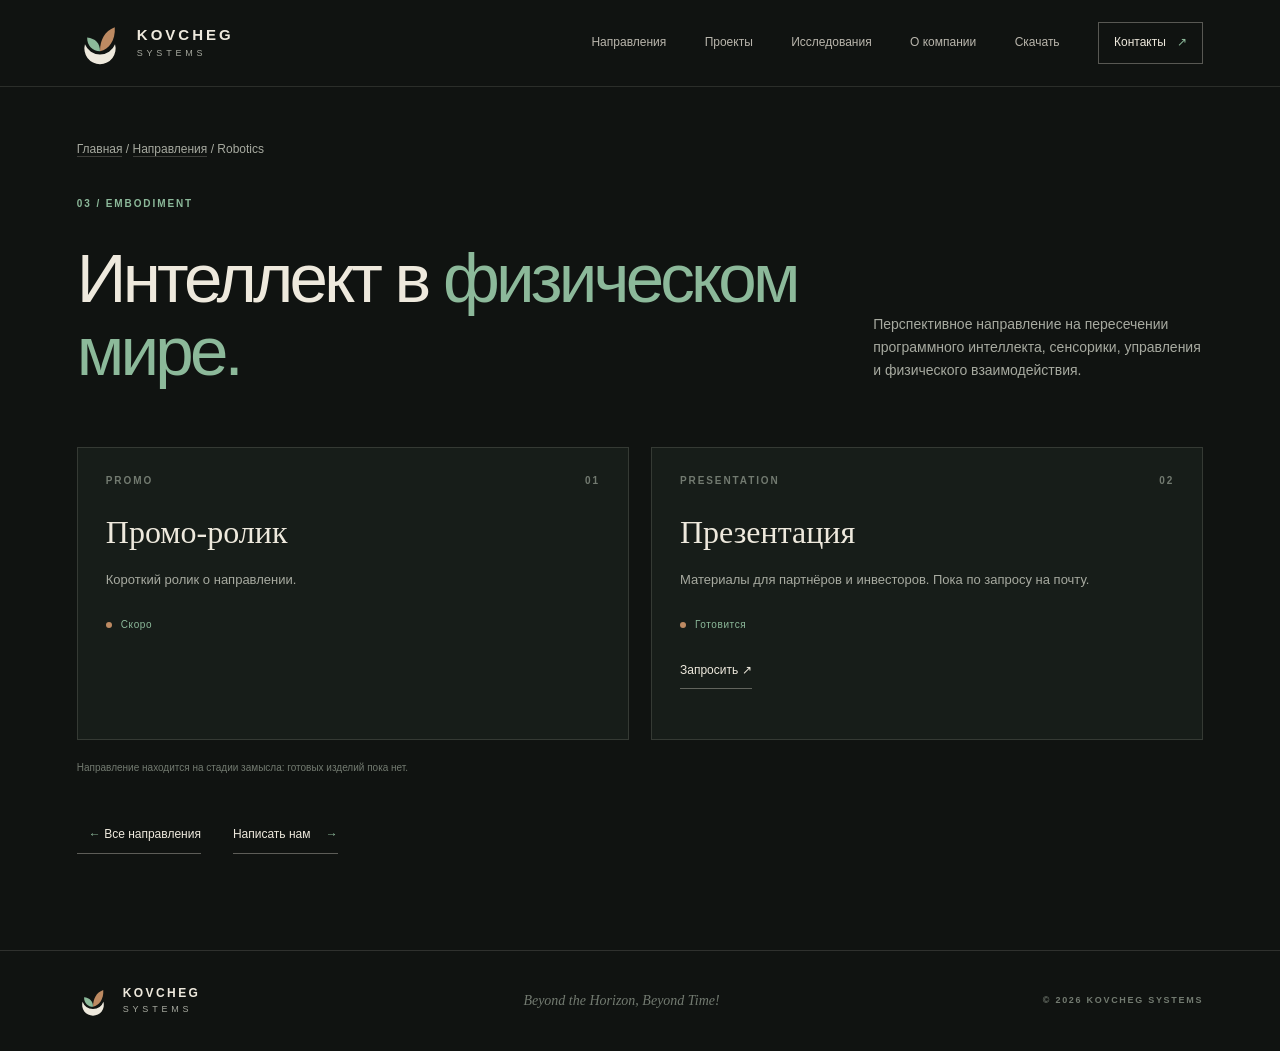
<file: robotics.html>
<!doctype html>
<html lang="ru">
<head>
  <meta charset="utf-8">
  <meta name="viewport" content="width=device-width, initial-scale=1">
  <meta name="theme-color" content="#101311">
  <meta name="description" content="Направление Robotics: интеллект в физическом мире.">
  <meta property="og:type" content="website">
  <meta property="og:title" content="Robotics — KOVCHEG SYSTEMS">
  <meta property="og:description" content="Направление Robotics: интеллект в физическом мире.">
  <meta property="og:url" content="https://kovcheg-systems.ru/robotics.html">
  <meta property="og:image" content="https://kovcheg-systems.ru/assets/brand/logo/og-image.png">
  <link rel="icon" href="assets/brand/logo/favicon.svg" type="image/svg+xml">
  <link rel="icon" href="favicon.ico" sizes="48x48 32x32 16x16">
  <link rel="apple-touch-icon" href="assets/brand/logo/apple-touch-icon.png">
  <link rel="canonical" href="https://kovcheg-systems.ru/robotics.html">
  <title>Robotics — KOVCHEG SYSTEMS</title>
  <link rel="stylesheet" href="./styles.css">
  <script src="./script.js" defer></script>
</head>
<body class="subpage">
  <a class="skip-link" href="#main">Перейти к содержанию</a>

  <header class="site-header" id="top">
    <div class="header-inner">
      <a class="wordmark" href="index.html" aria-label="KOVCHEG SYSTEMS — на главную">
        <svg class="brand-mark" viewBox="0 0 100 100" aria-hidden="true" focusable="false"><path class="m-hull" d="M 17.34 52.57 A 34 34 0 1 0 82.66 52.57 A 35 35 0 0 1 17.34 52.57 Z"/><path class="m-leaf-a" d="M 50 68 C 50 50 40 40 22 38 C 22 56 34 68 50 68 Z"/><path class="m-leaf-b" d="M 50 68 C 50 44 60 24 82 16 C 84 44 70 64 50 68 Z"/></svg><span class="wordmark-text"><span>KOVCHEG</span><span class="wordmark-light">SYSTEMS</span></span>
      </a>
      <button class="menu-toggle" type="button" aria-expanded="false" aria-controls="primary-nav" aria-label="Открыть меню">
        <span></span><span></span>
      </button>
      <nav class="primary-nav" id="primary-nav" aria-label="Основная навигация">
        <a href="index.html#directions">Направления</a>
        <a href="index.html#projects">Проекты</a>
        <a href="index.html#research">Исследования</a>
        <a href="index.html#about">О компании</a>
        <a href="index.html#download">Скачать</a>
        <a class="nav-contact" href="index.html#contacts">Контакты <span aria-hidden="true">↗</span></a>
      </nav>
    </div>
  </header>

  <main id="main">
    <section class="section-shell sub-hero" aria-labelledby="sub-title">
      <p class="breadcrumbs"><a href="index.html">Главная</a> / <a href="index.html#directions">Направления</a> / Robotics</p>
      <div class="section-heading reveal">
        <div>
          <div class="section-kicker">03 / EMBODIMENT</div>
          <h2 id="sub-title">Интеллект в <span>физическом мире.</span></h2>
        </div>
        <p>Перспективное направление на пересечении программного интеллекта, сенсорики, управления и физического взаимодействия.</p>
      </div>
      <div class="project-grid sub-grid">
        <article class="project-card reveal">
          
          <div class="project-info">
            <div class="project-meta"><span>PROMO</span><span>01</span></div>
            <h3>Промо-ролик</h3>
            <p>Короткий ролик о направлении.</p>
            <span class="status-label"><i></i> Скоро</span>
          </div>
        </article>
        <article class="project-card reveal">
          
          <div class="project-info">
            <div class="project-meta"><span>PRESENTATION</span><span>02</span></div>
            <h3>Презентация</h3>
            <p>Материалы для партнёров и инвесторов. Пока по запросу на почту.</p>
            <span class="status-label"><i></i> Готовится</span>
            <p class="project-links"><a class="text-link" href="mailto:kovcheg-systems@yandex.ru?subject=Robotics">Запросить ↗</a></p>
          </div>
        </article>
      </div>
      <p class="projects-footnote">Направление находится на стадии замысла: готовых изделий пока нет.</p>
      <p class="sub-back"><a class="text-link" href="index.html#directions"><span aria-hidden="true">←</span> Все направления</a> <a class="text-link" href="mailto:kovcheg-systems@yandex.ru?subject=KOVCHEG%20SYSTEMS">Написать нам <span aria-hidden="true">→</span></a></p>
    </section>
  </main>

  <footer class="site-footer">
    <a class="wordmark footer-wordmark" href="index.html" aria-label="KOVCHEG SYSTEMS — наверх"><svg class="brand-mark brand-mark-sm" viewBox="0 0 100 100" aria-hidden="true" focusable="false"><path class="m-hull" d="M 17.34 52.57 A 34 34 0 1 0 82.66 52.57 A 35 35 0 0 1 17.34 52.57 Z"/><path class="m-leaf-a" d="M 50 68 C 50 50 40 40 22 38 C 22 56 34 68 50 68 Z"/><path class="m-leaf-b" d="M 50 68 C 50 44 60 24 82 16 C 84 44 70 64 50 68 Z"/></svg><span class="wordmark-text"><span>KOVCHEG</span><span class="wordmark-light">SYSTEMS</span></span></a>
    <p>Beyond the Horizon, Beyond Time!</p>
    <span class="copyright">© <span data-current-year>2026</span> KOVCHEG SYSTEMS</span>
  </footer>
</body>
</html>
</file>
<file: styles.css>
@charset "UTF-8";

:root {
  color-scheme: dark;
  --ink: #101311;
  --ink-soft: #171d19;
  --ink-card: #1a211c;
  --ivory: #eee9dd;
  --muted: #a7aaa0;
  --muted-dark: #727a70;
  --line: rgba(231, 231, 215, .14);
  --emerald: #8cb99a;
  --emerald-bright: #b4d8bd;
  --copper: #bd8a62;
  --amethyst: #9d829d;
  --serif: Georgia, "Times New Roman", serif;
  --sans: Inter, "Segoe UI", Arial, sans-serif;
  --content: 1240px;
  --gutter: clamp(22px, 6vw, 88px);
}

* { box-sizing: border-box; }
html { scroll-behavior: smooth; scroll-padding-top: 88px; }
body {
  margin: 0;
  background: var(--ink);
  color: var(--ivory);
  font-family: var(--sans);
  font-size: 16px;
  line-height: 1.65;
  -webkit-font-smoothing: antialiased;
  overflow-x: hidden;
}
body.menu-open { overflow: hidden; }
a { color: inherit; }
button { font: inherit; }
::selection { background: rgba(140, 185, 154, .35); color: #fff; }
.skip-link {
  position: fixed; z-index: 2000; top: 12px; left: 12px;
  padding: 10px 16px; background: var(--ivory); color: var(--ink);
  transform: translateY(-160%); border-radius: 2px;
}
.skip-link:focus { transform: translateY(0); }
.section-shell { width: min(100% - var(--gutter) * 2, var(--content)); margin-inline: auto; }
.section-kicker, .eyebrow, .card-index, .project-meta, .hero-caption, .hero-scroll, .copyright {
  font-size: 10px; letter-spacing: .19em; font-weight: 650;
}
.section-kicker { color: var(--emerald); margin-bottom: 30px; }
h1, h2, h3, p { margin-top: 0; }
h2 { font-size: clamp(38px, 5.4vw, 72px); line-height: 1.05; letter-spacing: -.055em; font-weight: 520; }
h2 span { color: var(--emerald); }
h2 em { color: var(--copper); font-family: var(--serif); font-weight: 400; }

/* Header */
.site-header {
  position: absolute; z-index: 100; inset: 0 0 auto;
  border-bottom: 1px solid rgba(238, 233, 221, .12);
}
.header-inner {
  width: min(100% - var(--gutter) * 2, 1440px); height: 86px;
  margin-inline: auto; display: flex; align-items: center; justify-content: space-between;
}
.wordmark {
  display: inline-flex; flex-direction: row; align-items: center; gap: 14px; text-decoration: none;
  font-size: 15px; line-height: 1.05; letter-spacing: .2em; font-weight: 760;
}
.wordmark-light { color: var(--muted); font-size: 9px; letter-spacing: .42em; margin-top: 6px; font-weight: 500; }
.primary-nav { display: flex; align-items: center; gap: clamp(18px, 3vw, 44px); }
.primary-nav a {
  color: rgba(238, 233, 221, .76); text-decoration: none; font-size: 12px;
  transition: color .25s ease;
}
.primary-nav a:hover, .primary-nav a:focus-visible { color: var(--emerald-bright); }
.primary-nav .nav-contact { color: var(--ivory); border: 1px solid rgba(238,233,221,.32); padding: 10px 15px; }
.nav-contact span { color: var(--emerald); margin-left: 8px; }
.menu-toggle { display: none; }

/* Hero */
.hero {
  min-height: min(900px, 100svh); min-height: max(720px, 100svh);
  position: relative; display: flex; align-items: center; overflow: hidden;
  padding: 130px var(--gutter) 120px;
  background: radial-gradient(ellipse at 75% 45%, #28382e 0, #171e19 34%, #101311 73%);
}
.hero-backdrop {
  position: absolute; inset: 0;
  background-image: linear-gradient(90deg, rgba(12,16,13,.94) 0%, rgba(12,16,13,.72) 44%, rgba(12,16,13,.3) 100%), linear-gradient(0deg, rgba(16,19,17,.68), transparent 50%), url("assets/images/backgrounds/ComfyUI_00177_.png");
  background-size: cover; background-position: center;
  opacity: .72;
}
.hero::after {
  content: ""; position: absolute; inset: 0; pointer-events: none;
  background: linear-gradient(115deg, transparent 42%, rgba(189,138,98,.08) 72%, transparent 90%);
}
.hero-content { position: relative; z-index: 3; width: min(780px, 76vw); }
.eyebrow { color: var(--emerald-bright); display: flex; align-items: center; gap: 12px; margin-bottom: 34px; }
.eyebrow-dot { width: 6px; height: 6px; background: var(--copper); border-radius: 50%; box-shadow: 0 0 16px rgba(189,138,98,.8); }
.hero h1 { font-size: clamp(56px, 8.5vw, 116px); line-height: .98; letter-spacing: -.075em; font-weight: 520; margin-bottom: 30px; }
.hero h1 em { font-family: var(--serif); font-weight: 400; color: var(--emerald-bright); }
.hero-lead { max-width: 560px; color: rgba(238,233,221,.76); font-size: clamp(16px, 1.5vw, 19px); line-height: 1.7; margin-bottom: 38px; }
.hero-actions { display: flex; align-items: center; gap: 30px; flex-wrap: wrap; }
.button {
  display: inline-flex; align-items: center; gap: 28px; padding: 15px 20px;
  text-decoration: none; font-size: 12px; font-weight: 650; transition: .25s ease;
}
.button-primary { color: var(--ink); background: var(--emerald-bright); border: 1px solid var(--emerald-bright); }
.button-primary:hover { background: var(--ivory); border-color: var(--ivory); transform: translateY(-2px); }
.button-primary span { font-size: 17px; }
.text-link { text-decoration: none; color: var(--ivory); font-size: 12px; border-bottom: 1px solid rgba(238,233,221,.35); padding: 8px 0; }
.text-link span { color: var(--emerald); margin-left: 12px; transition: margin .2s ease; }
.text-link:hover span { margin-left: 18px; }
.hero-orbit { position: absolute; z-index: 2; border: 1px solid rgba(180,216,189,.13); border-radius: 50%; pointer-events: none; }
.hero-orbit-one { width: min(64vw, 820px); aspect-ratio: 1; right: -7%; top: 11%; transform: rotate(-25deg) scaleY(.78); }
.hero-orbit-two { width: min(48vw, 620px); aspect-ratio: 1; right: 1%; top: 21%; border-color: rgba(189,138,98,.18); transform: rotate(32deg) scaleY(.78); }
.hero-caption { position: absolute; bottom: 38px; right: var(--gutter); z-index: 4; display: flex; gap: 25px; color: rgba(238,233,221,.48); }
.hero-caption span:first-child { color: var(--copper); }
.hero-scroll { position: absolute; bottom: 38px; left: var(--gutter); z-index: 4; color: rgba(238,233,221,.5); display: flex; align-items: center; gap: 13px; }
.hero-scroll span { height: 1px; width: 38px; background: var(--emerald); }

/* Intro */
.intro { display: grid; grid-template-columns: 1fr 2.1fr .8fr; gap: 34px; padding-block: 150px 160px; align-items: start; }
.intro .section-kicker { margin-top: 12px; }
.intro-copy h2 { max-width: 740px; margin-bottom: 28px; }
.intro-copy h2 span { color: var(--emerald); font-family: var(--serif); font-weight: 400; font-style: italic; }
.intro-copy p { color: var(--muted); max-width: 650px; font-size: 16px; }
.intro-note { display: flex; align-items: center; gap: 13px; color: var(--muted-dark); font-size: 10px; line-height: 1.7; letter-spacing: .08em; padding-top: 22px; }
.note-line { height: 1px; width: 30px; background: var(--copper); }

/* Directions */
.directions { padding-bottom: 160px; }
.section-heading { display: flex; justify-content: space-between; align-items: end; gap: 50px; margin-bottom: 60px; }
.section-heading h2 { margin-bottom: 0; }
.section-heading > p { color: var(--muted); max-width: 330px; font-size: 14px; margin-bottom: 5px; }
.direction-grid { display: grid; grid-template-columns: repeat(3, 1fr); gap: 14px; }
.direction-card {
  min-height: 510px; position: relative; overflow: hidden;
  background: linear-gradient(150deg, #202a23, #151a16 74%);
  border: 1px solid var(--line); display: flex; flex-direction: column; justify-content: space-between;
  transition: border-color .3s ease, transform .3s ease;
}
.direction-card:hover { border-color: rgba(180,216,189,.42); transform: translateY(-5px); }
.direction-eco { background: linear-gradient(150deg, #25231d, #171a16 74%); }
.direction-robotics { background: linear-gradient(150deg, #29232a, #171a17 74%); }
.card-index { position: absolute; z-index: 2; top: 25px; left: 26px; color: rgba(238,233,221,.45); }
.organic-art {
  position: absolute; top: 70px; left: 50%; width: 260px; height: 230px;
  transform: translateX(-50%); overflow: hidden;
  border-radius: 48% 52% 42% 58% / 43% 45% 55% 57%;
  background-color: #202a23;
  box-shadow: inset 0 0 0 1px rgba(238,233,221,.12), 0 18px 50px rgba(0,0,0,.22);
}
.organic-art::after {
  content: ""; position: absolute; inset: 0;
  background: linear-gradient(180deg, rgba(16,19,17,.04) 10%, rgba(16,19,17,.48) 100%);
}
.organic-art span, .organic-art i, .organic-art b { display: none; }
.art-ai {
  background-image: linear-gradient(180deg, rgba(16,19,17,.06), rgba(16,19,17,.58)), url("assets/images/digital-ecosystems/ComfyUI_00098_.png");
  background-size: cover; background-position: center;
}
.art-eco {
  background-image: linear-gradient(180deg, rgba(16,19,17,.02), rgba(16,19,17,.52)), url("assets/images/digital-ecosystems/ComfyUI_00124_.png");
  background-size: cover; background-position: center;
}
.art-robotics {
  background-image: linear-gradient(180deg, rgba(16,19,17,.04), rgba(16,19,17,.48)), url("assets/images/robotics/ComfyUI_00104_.png");
  background-size: cover; background-position: center 42%;
}
.card-body { position: relative; z-index: 2; margin-top: auto; padding: 0 28px 30px; }
.card-body h3 { font-family: var(--serif); font-size: 32px; font-weight: 400; margin-bottom: 13px; }
.card-body p { color: var(--muted); font-size: 13px; min-height: 84px; margin-bottom: 24px; }
.arrow-link { display: inline-flex; gap: 32px; align-items: center; text-decoration: none; font-size: 11px; letter-spacing: .08em; color: var(--emerald-bright); border-bottom: 1px solid rgba(180,216,189,.35); padding-bottom: 8px; }
.arrow-link span { font-size: 16px; }

/* Manifesto */
.manifesto {
  position: relative; min-height: 620px; display: grid; grid-template-columns: 1fr 1fr;
  align-items: center; overflow: hidden; padding: 100px var(--gutter);
  background: linear-gradient(110deg, #202923, #171b18 55%, #211d20);
  border-block: 1px solid var(--line);
}
.manifesto-text { position: relative; z-index: 2; max-width: 680px; margin-left: max(0px, calc((100vw - var(--content)) / 2 - var(--gutter))); }
.manifesto-text h2 { font-size: clamp(38px, 5vw, 66px); }
.manifesto-text h2 em { color: var(--copper); }
.manifesto-text p { max-width: 490px; color: var(--muted); }
.chain { list-style: none; margin: 0; padding: 0 0 0 28px; position: relative; display: grid; gap: 18px; }
.chain::before { content: ""; position: absolute; left: 7px; top: 14px; bottom: 14px; width: 1px; background: linear-gradient(var(--emerald), var(--copper)); }
.chain li { position: relative; padding: 18px 22px; border: 1px solid var(--line); border-radius: 14px; background: rgba(16,19,17,.55); }
.chain li::before { content: ""; position: absolute; left: -26px; top: 50%; width: 11px; height: 11px; margin-top: -5px; border-radius: 50%; background: var(--emerald-bright); box-shadow: 0 0 0 4px rgba(140,185,154,.18); }
.chain b { display: block; font-family: var(--serif); font-size: 22px; font-weight: 400; }
.chain span { color: var(--muted); font-size: 15px; }

/* Projects */
.projects { padding-block: 155px; }
.project-grid { display: grid; grid-template-columns: 1.2fr 1fr; gap: 22px; }
.project-card { background: #171d19; border: 1px solid var(--line); min-width: 0; }
.project-image { display: block; position: relative; height: 310px; overflow: hidden; background: #222a24; }
.project-feature .project-image { height: 390px; }
.project-emblem { display: flex; align-items: center; justify-content: center; background: radial-gradient(circle at 50% 45%, #1c2a2f 0%, #101311 70%); }
.project-image.project-emblem img { width: auto; height: 74%; max-width: 70%; object-fit: contain; }
.project-emblem:hover img { transform: none; }
.project-links { display: flex; gap: 18px; margin: 16px 0 0; }
.project-wide { grid-column: 1 / -1; }
.project-image img { width: 100%; height: 100%; object-fit: cover; display: block; transition: transform .7s cubic-bezier(.2,.7,.2,1); }
.project-image:hover img { transform: scale(1.035); }
.image-open { position: absolute; right: 18px; top: 18px; width: 38px; height: 38px; display: grid; place-items: center; border-radius: 50%; color: var(--ink); background: var(--ivory); }
.project-info { padding: 25px 28px 30px; }
.project-meta { display: flex; justify-content: space-between; color: var(--muted-dark); margin-bottom: 16px; }
.project-info h3 { font-family: var(--serif); font-weight: 400; font-size: 32px; margin-bottom: 10px; }
.project-info p { color: var(--muted); font-size: 13px; max-width: 500px; margin-bottom: 20px; }
.status-label { display: inline-flex; align-items: center; gap: 9px; color: var(--emerald); font-size: 10px; letter-spacing: .06em; }
.status-label i { width: 6px; height: 6px; border-radius: 50%; background: var(--copper); }
.projects-footnote { color: var(--muted-dark); font-size: 10px; margin: 20px 0 0; }

/* Research */
.research { padding-block: 125px 145px; background: #e9e5d9; color: #1c241e; }
.research .section-kicker { color: #557e60; }
.research-layout { display: grid; grid-template-columns: 1fr 1fr; gap: 10%; }
.research-heading h2 { font-size: clamp(48px, 6vw, 82px); }
.research-heading h2 span { color: #638b6c; }
.research-copy { padding-top: 12px; }
.research-lead { color: #566057; font-family: var(--serif); font-size: 23px; line-height: 1.4; margin-bottom: 36px; }
.research-list { list-style: none; padding: 0; margin: 0; }
.research-list li { display: grid; grid-template-columns: 48px 1fr; gap: 12px; padding: 18px 0; border-top: 1px solid rgba(28,36,30,.18); }
.research-list li > span { color: #8b765f; font-size: 10px; letter-spacing: .1em; padding-top: 4px; }
.research-list strong { display: block; font-size: 14px; font-weight: 650; margin-bottom: 4px; }
.research-list small { display: block; color: #687067; font-size: 12px; }

/* About */
.about { display: grid; grid-template-columns: .85fr 1.15fr; gap: 12%; align-items: center; padding-block: 160px; }
.about-mark { height: 360px; display: grid; place-items: center; background: radial-gradient(ellipse, #27392d 0%, #19221b 45%, transparent 72%); }
.about-mark img { width: 200px; height: 200px; }
.about-copy h2 { margin-bottom: 28px; }
.about-copy > p:not(.about-phrase) { color: var(--muted); font-size: 14px; max-width: 590px; }
.about-phrase { color: var(--copper); font-family: var(--serif); font-style: italic; font-size: 19px; margin-top: 28px; }

/* Downloads */
.downloads { padding-block: 120px; }
.download-grid { display: grid; grid-template-columns: repeat(2, 1fr); gap: 22px; }
.download-card { display: flex; flex-direction: column; gap: 14px; padding: 28px; background: #171d19; border: 1px solid var(--line); color: inherit; text-decoration: none; min-width: 0; transition: border-color .25s, transform .25s; }
a.download-card:hover { border-color: var(--emerald); transform: translateY(-3px); }
.download-card h3 { font-family: var(--serif); font-weight: 400; font-size: 28px; }
.download-card p { color: var(--muted); font-size: 13px; flex: 1; }
.download-card .arrow-link { color: var(--emerald-bright); }
.download-soon { opacity: .8; }
@media (max-width: 900px) { .download-grid { grid-template-columns: 1fr; } .downloads { padding-block: 80px; } }

/* Contact and footer */
.contact-section { position: relative; overflow: hidden; padding-block: 125px; background: #1c2720; border-top: 1px solid var(--line); }
.contact-inner { position: relative; z-index: 2; }
.contact-inner h2 { font-size: clamp(54px, 8vw, 104px); margin-bottom: 24px; }
.contact-inner > p { color: var(--muted); max-width: 520px; margin-bottom: 30px; }
.contact-orb { position: absolute; width: 520px; height: 520px; right: -100px; top: -220px; border-radius: 50%; border: 1px solid rgba(180,216,189,.18); box-shadow: 0 0 0 55px rgba(180,216,189,.025), 0 0 0 110px rgba(180,216,189,.02); }
.site-footer { display: flex; align-items: center; justify-content: space-between; gap: 25px; padding: 34px var(--gutter); border-top: 1px solid var(--line); }
.footer-wordmark { font-size: 12px; }
.site-footer > p { color: var(--muted-dark); font-family: var(--serif); font-style: italic; font-size: 14px; margin: 0; }
.copyright { color: var(--muted-dark); font-size: 9px; }

/* Motion */
.reveal { opacity: 1; transform: none; }
.js .reveal { opacity: 0; transform: translateY(22px); transition: opacity .7s ease, transform .7s cubic-bezier(.2,.7,.2,1); }
.js .reveal.is-visible { opacity: 1; transform: translateY(0); }

:focus-visible { outline: 2px solid var(--emerald-bright); outline-offset: 4px; }

@media (max-width: 900px) {
  .primary-nav { gap: 17px; }
  .primary-nav a { font-size: 11px; }
  .intro { grid-template-columns: 1fr 2.5fr; }
  .intro-note { grid-column: 2; padding-top: 0; }
  .direction-card { min-height: 500px; }
  .card-body { padding-inline: 20px; }
  .manifesto { grid-template-columns: 1.1fr .9fr; }
  .research-layout { gap: 6%; }
  .about { gap: 7%; }
}
@media (max-width: 700px) {
  html { scroll-padding-top: 70px; }
  .header-inner { height: 72px; }
  .menu-toggle {
    display: flex; flex-direction: column; justify-content: center; gap: 6px;
    width: 44px; height: 44px; border: 1px solid var(--line); background: transparent; color: var(--ivory);
  }
  .menu-toggle span { display: block; width: 18px; height: 1px; margin-inline: auto; background: var(--ivory); transition: transform .2s; }
  .menu-toggle[aria-expanded="true"] span:first-child { transform: translateY(3.5px) rotate(45deg); }
  .menu-toggle[aria-expanded="true"] span:last-child { transform: translateY(-3.5px) rotate(-45deg); }
  .primary-nav {
    display: none; position: absolute; top: 72px; left: 0; right: 0; padding: 24px var(--gutter) 30px;
    background: rgba(16,19,17,.98); border-bottom: 1px solid var(--line); flex-direction: column; align-items: stretch; gap: 0;
  }
  .primary-nav.is-open { display: flex; }
  .primary-nav a { padding: 14px 0; font-size: 14px; border-bottom: 1px solid var(--line); }
  .primary-nav .nav-contact { border: 0; padding-inline: 0; }
  .hero { min-height: 760px; min-height: 100svh; padding-top: 130px; padding-bottom: 110px; }
  .hero-content { width: 100%; }
  .hero h1 { font-size: clamp(54px, 13vw, 82px); }
  .hero-lead { font-size: 15px; max-width: 450px; }
  .hero-orbit-one { width: 100vw; right: -55%; top: 22%; }
  .hero-orbit-two { width: 78vw; right: -40%; top: 31%; }
  .hero-caption { display: none; }
  .hero-scroll { bottom: 25px; }
  .intro { display: block; padding-block: 100px; }
  .intro-copy h2 { font-size: 45px; }
  .intro-note { margin-top: 30px; }
  .directions { padding-bottom: 100px; }
  .section-heading { display: block; margin-bottom: 36px; }
  .section-heading h2 { font-size: 48px; margin-bottom: 20px; }
  .section-heading > p { max-width: 470px; }
  .direction-grid { grid-template-columns: 1fr; }
  .direction-card { min-height: 470px; }
  .organic-art { top: 55px; }
  .card-body { padding: 0 26px 28px; }
  .card-body p { min-height: 0; max-width: 450px; }
  .manifesto { display: block; padding-block: 90px 60px; }
  .manifesto-text { margin: 0; }
  .manifesto-text h2 { font-size: 46px; }
  .projects { padding-block: 100px; }
  .project-grid { grid-template-columns: 1fr; gap: 18px; }
  .project-feature .project-image, .project-image { height: 260px; }
  .project-info { padding: 22px; }
  .research { padding-block: 90px; }
  .research-layout { grid-template-columns: 1fr; gap: 20px; }
  .research-heading h2 { font-size: 58px; }
  .research-lead { font-size: 20px; }
  .about { grid-template-columns: 1fr; gap: 38px; padding-block: 100px; }
  .about-mark { height: 280px; }
  .about-mark img { width: 150px; height: 150px; }
  .about-copy h2 { font-size: 52px; }
  .contact-section { padding-block: 90px; }
  .contact-inner h2 { font-size: 62px; }
  .site-footer { flex-wrap: wrap; }
  .site-footer > p { order: 3; width: 100%; }
}
@media (max-width: 380px) {
  .hero h1 { font-size: 48px; }
  .hero-actions { align-items: flex-start; flex-direction: column; gap: 14px; }
  .section-heading h2 { font-size: 41px; }
}
@media (prefers-reduced-motion: reduce) {
  *, *::before, *::after { scroll-behavior: auto !important; animation-duration: .01ms !important; animation-iteration-count: 1 !important; transition-duration: .01ms !important; }
  .reveal { opacity: 1; transform: none; }
}

/* Знак бренда: корпус и два листа (два самостоятельных начала). Цвета берутся из палитры сайта. */
.wordmark-text { display: inline-flex; flex-direction: column; }
.brand-mark { width: 46px; height: 46px; flex: none; }
.brand-mark-sm { width: 32px; height: 32px; }
.m-hull { fill: var(--ivory); }
.m-leaf-a { fill: var(--emerald); }
.m-leaf-b { fill: var(--copper); }

.hero-note { max-width: 560px; margin: -6px 0 28px; color: var(--emerald-bright); font-size: 15px; }

/* Страницы направлений и кликабельные карточки */
.direction-card { position: relative; }
.direction-card .arrow-link::after { content: ""; position: absolute; inset: 0; }
.sub-hero { padding-top: 140px; padding-bottom: 80px; }
.breadcrumbs { color: var(--muted); font-size: 12px; margin-bottom: 36px; }
.breadcrumbs a { color: var(--muted); text-decoration: none; border-bottom: 1px solid rgba(238,233,221,.2); }
.sub-grid { grid-template-columns: repeat(auto-fit, minmax(280px, 1fr)); }
.sub-back { display: flex; gap: 32px; flex-wrap: wrap; margin-top: 40px; }
</file>
